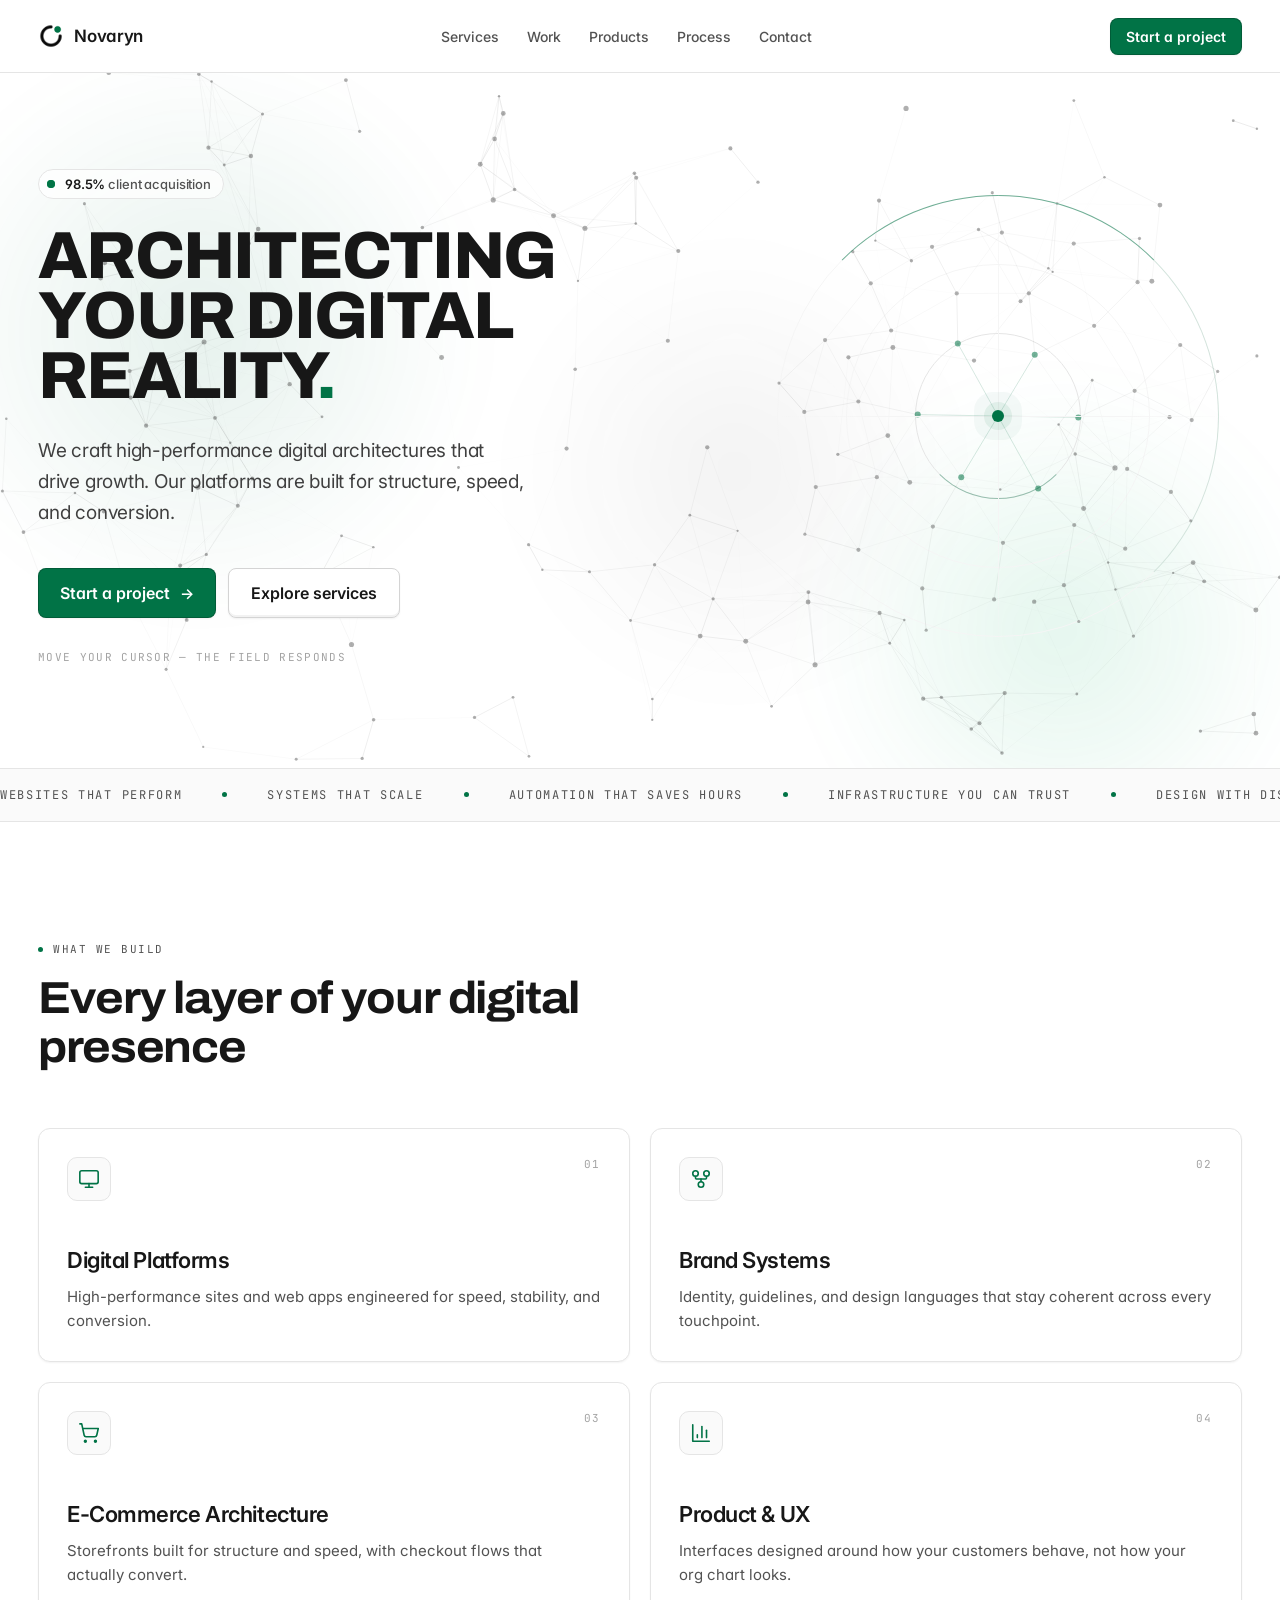
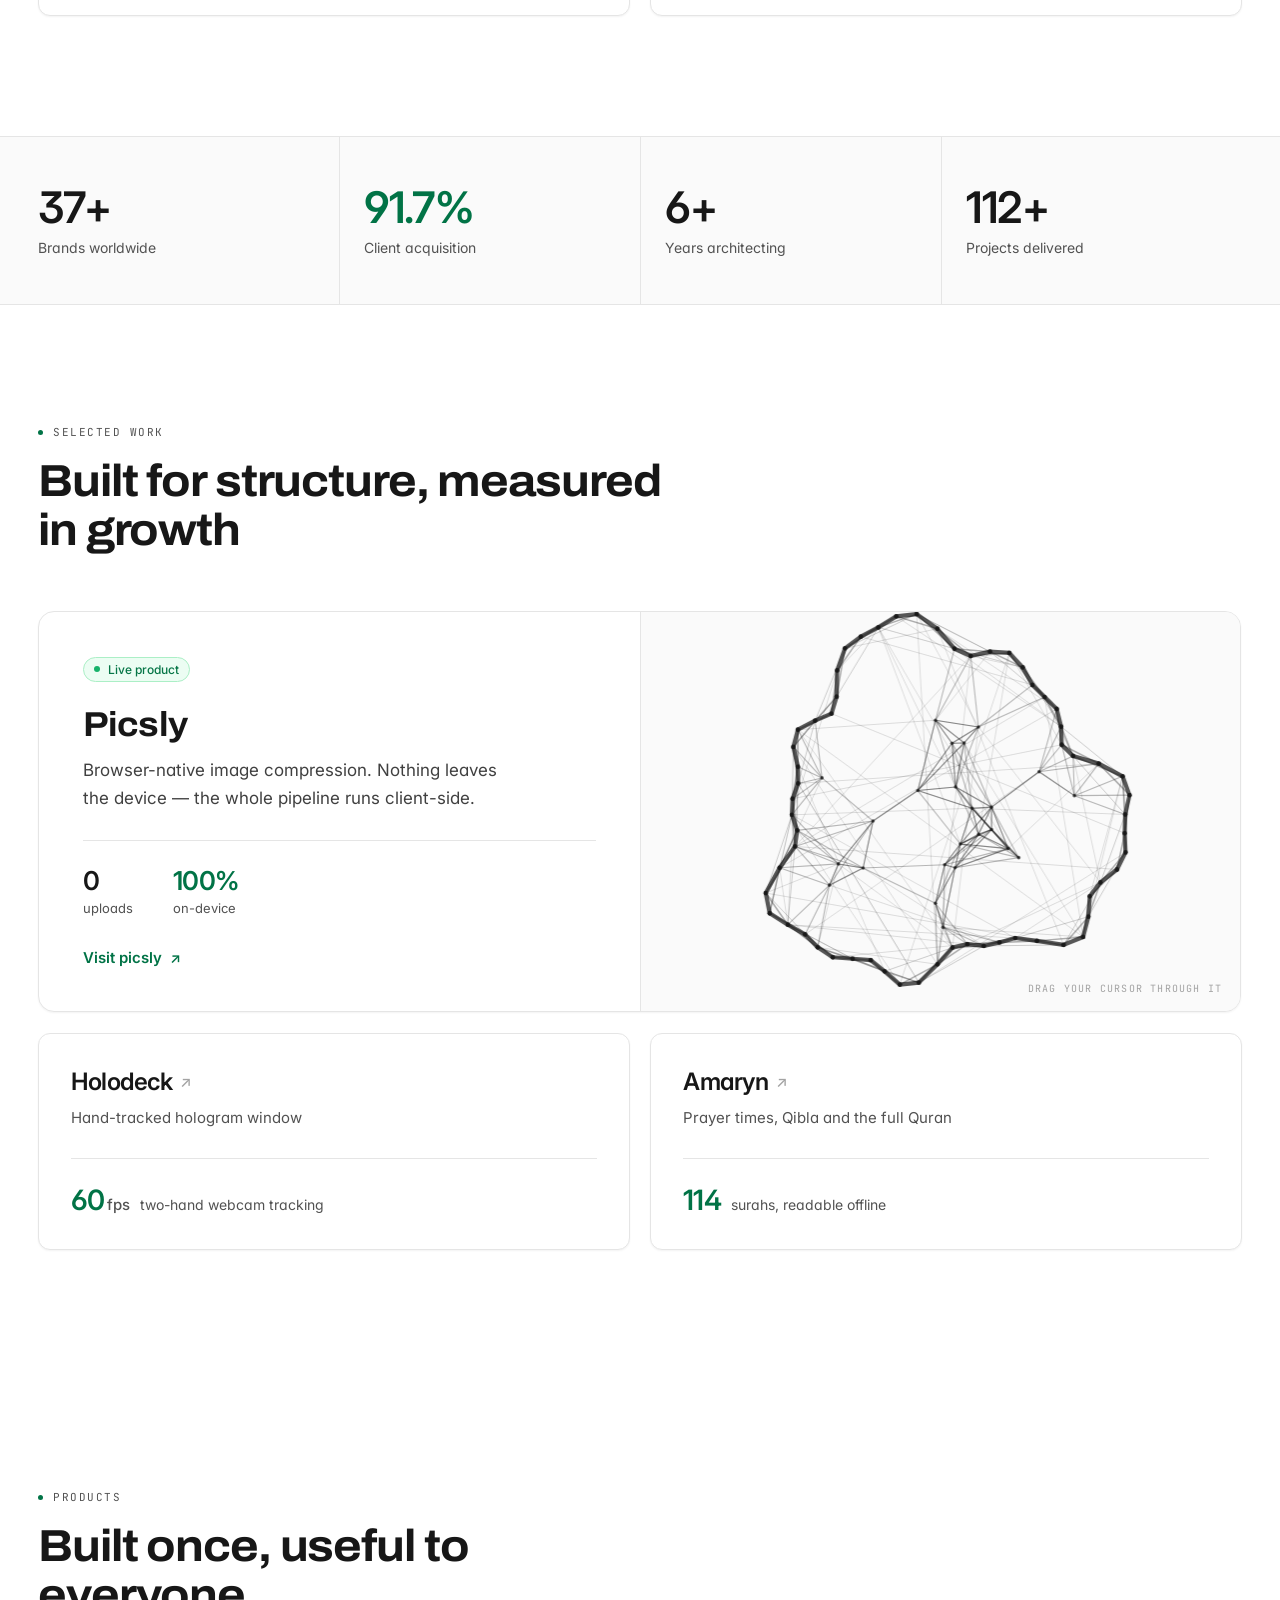
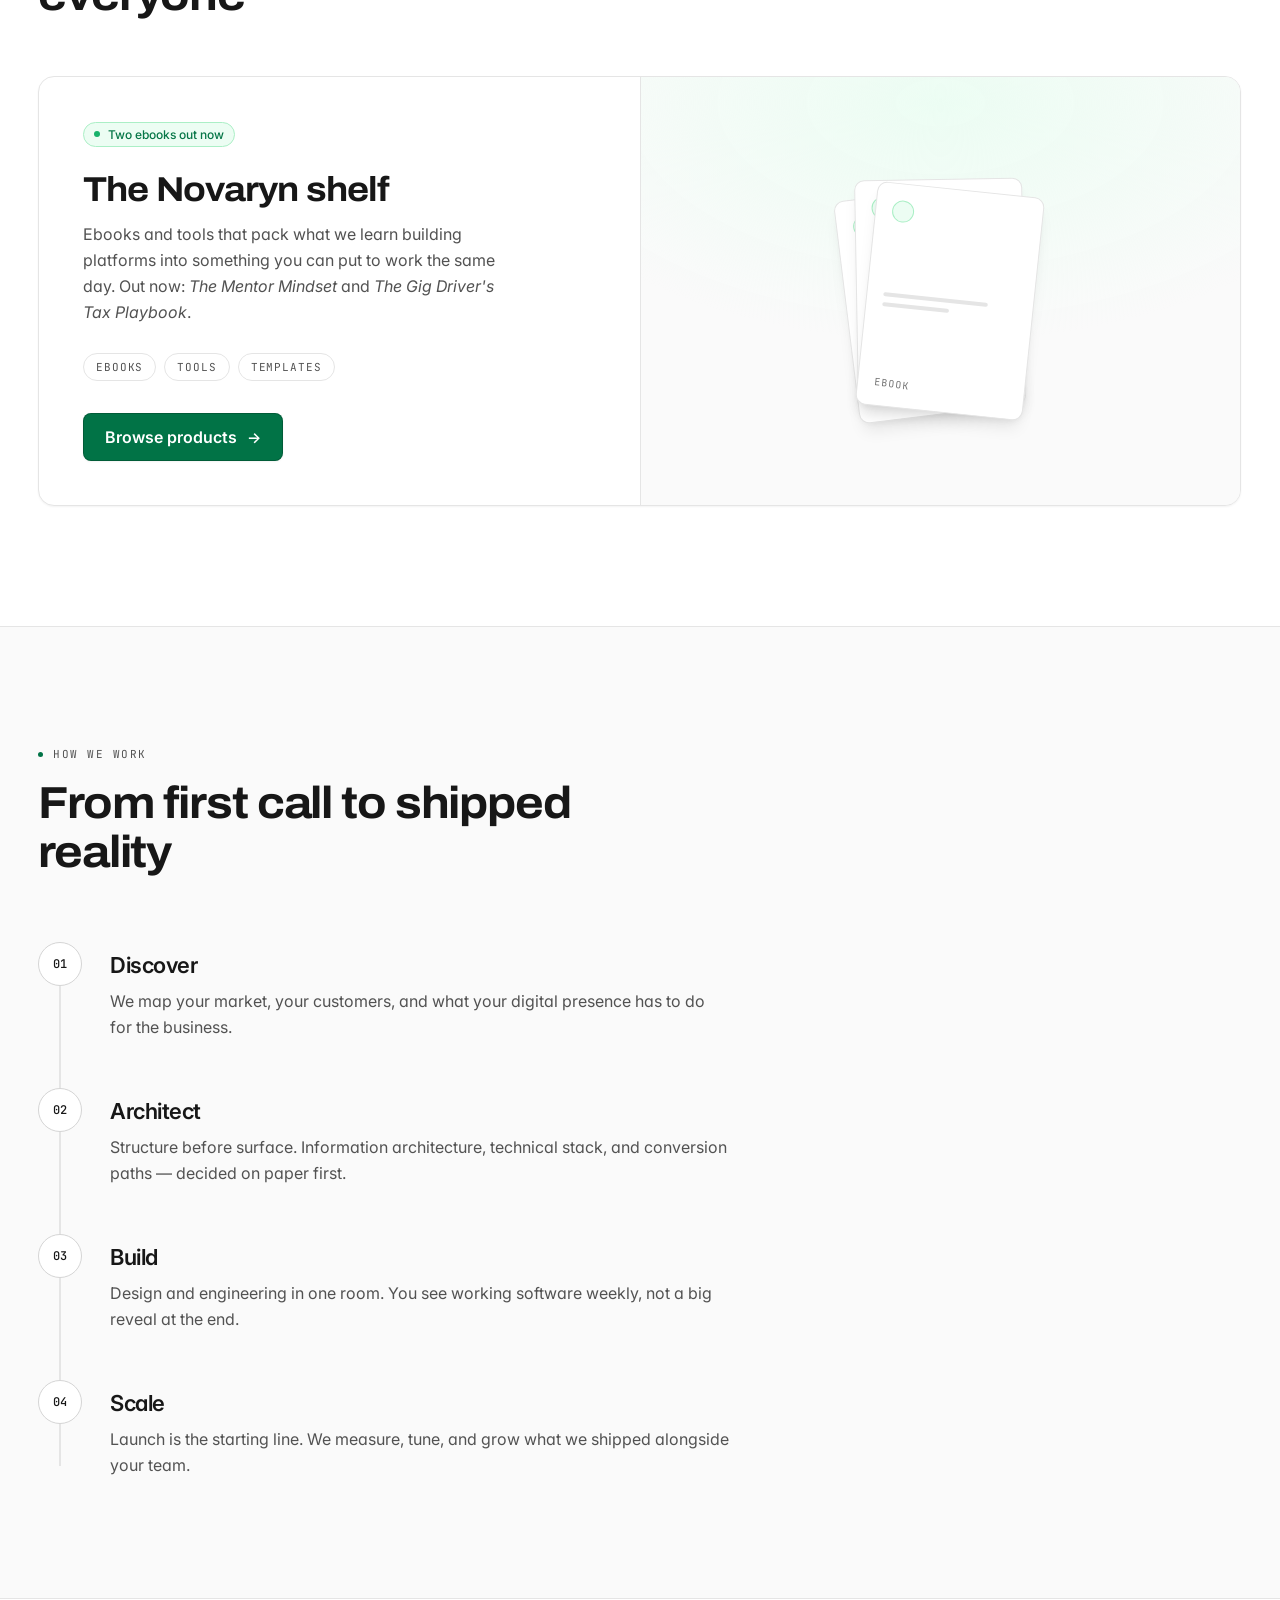
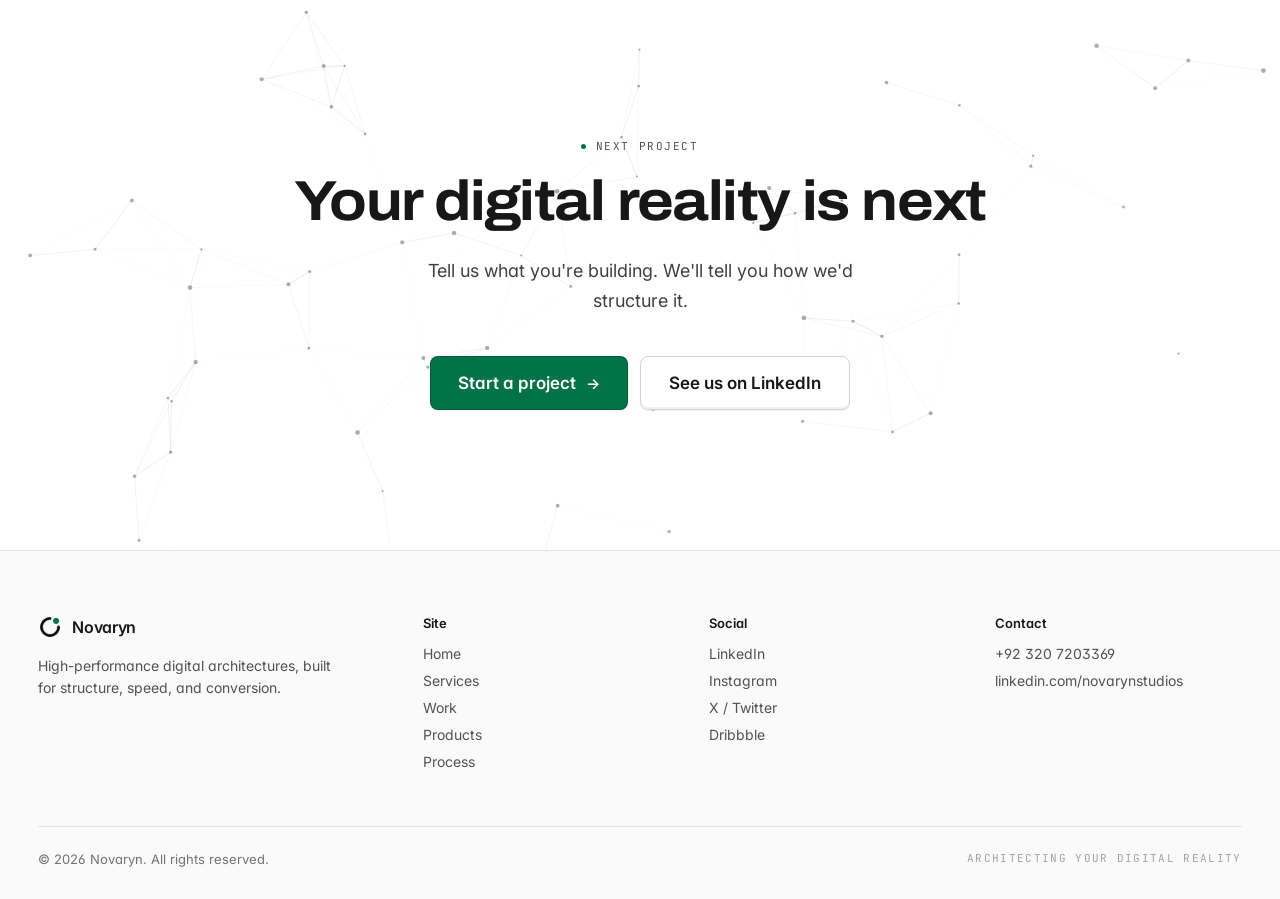
<file: index.html>
<!DOCTYPE html>
<html lang="en">
<head>
  <meta charset="UTF-8">
  <meta name="viewport" content="width=device-width, initial-scale=1.0">
  <title>Novaryn — Architecting Your Digital Reality</title>
  <meta name="description" content="Novaryn crafts high-performance digital architectures that drive growth. Platforms built for structure, speed, and conversion.">
  <meta name="theme-color" content="#ffffff">

  <!-- Link previews (Slack, WhatsApp, LinkedIn, X, iMessage). Scrapers do not
       run JS and many reject relative paths, so every URL here is absolute. -->
  <link rel="canonical" href="https://novaryn.art/">
  <meta property="og:type" content="website">
  <meta property="og:site_name" content="Novaryn">
  <meta property="og:url" content="https://novaryn.art/">
  <meta property="og:title" content="Novaryn — Architecting Your Digital Reality">
  <meta property="og:description" content="Novaryn crafts high-performance digital architectures that drive growth. Platforms built for structure, speed, and conversion.">
  <meta property="og:image" content="https://novaryn.art/assets/novaryn-og.png">
  <meta property="og:image:type" content="image/png">
  <meta property="og:image:width" content="1200">
  <meta property="og:image:height" content="630">
  <meta property="og:image:alt" content="Novaryn — architecting your digital reality. High-performance websites and systems built for structure, speed, and conversion.">
  <meta name="twitter:card" content="summary_large_image">
  <meta name="twitter:title" content="Novaryn — Architecting Your Digital Reality">
  <meta name="twitter:description" content="Novaryn crafts high-performance digital architectures that drive growth. Platforms built for structure, speed, and conversion.">
  <meta name="twitter:image" content="https://novaryn.art/assets/novaryn-og.png">
  <link rel="icon" type="image/png" sizes="512x512" href="assets/novaryn-favicon-512.png">
  <link rel="preconnect" href="https://fonts.googleapis.com">
  <link rel="preconnect" href="https://fonts.gstatic.com" crossorigin>
  <!-- Inter + JetBrains Mono come from the design system's token sheet; Archivo (variable
       width + weight) is what the display headings are set in. -->
  <link rel="stylesheet" href="https://fonts.googleapis.com/css2?family=Inter:wght@300;400;500;600;700;800&family=JetBrains+Mono:wght@400;500;700&family=Archivo:wdth,wght@75..125,400..800&display=swap">
  <link rel="stylesheet" href="css/styles.css?v=7">
</head>
<body>

  <!-- ===== Header ===== -->
  <header class="site-header">
    <div class="header-inner">
      <a class="logo" href="#top">
        <img src="assets/logo-mark.png" alt="Novaryn" width="26" height="26">
        <span class="logo-word">Novaryn</span>
      </a>

      <nav class="main-nav" aria-label="Primary">
        <a href="#services" class="nav-link">Services</a>
        <a href="#work" class="nav-link">Work</a>
        <a href="#products" class="nav-link">Products</a>
        <a href="#process" class="nav-link">Process</a>
        <a href="#contact" class="nav-link">Contact</a>
      </nav>

      <div class="header-right">
        <button class="nav-toggle" type="button" aria-label="Open menu" aria-expanded="false" aria-controls="mobile-nav">
          <span></span><span></span><span></span>
        </button>
        <a href="https://wa.me/923207203369" target="_blank" rel="noopener" class="btn btn-primary" data-magnet="4">Start a project</a>
      </div>
    </div>

    <nav class="mobile-nav" id="mobile-nav" aria-label="Mobile" hidden>
      <a href="#services">Services</a>
      <a href="#work">Work</a>
      <a href="#products">Products</a>
      <a href="#process">Process</a>
      <a href="#contact">Contact</a>
    </nav>
  </header>

  <main>
    <!-- ===== Hero ===== -->
    <section class="hero" id="top">
      <div class="hero-orbs" aria-hidden="true">
        <div class="orb orb-a"></div>
        <div class="orb orb-b"></div>
        <div class="orb orb-c"></div>
      </div>
      <canvas class="hero-canvas" aria-hidden="true"></canvas>

      <div class="hero-inner">
        <div class="hero-grid">
          <div class="hero-copy">
            <div class="hero-badge" data-reveal>
              <span class="pulse-dot" aria-hidden="true">
                <span class="pulse-ring"></span>
                <span class="pulse-core"></span>
              </span>
              <span class="hero-badge-text">
                <strong data-count="98.5" data-suffix="%" data-decimals="1">98.5%</strong> client acquisition
              </span>
            </div>

            <h1 class="hero-title" data-reveal data-delay="60">Architecting your digital reality<span class="accent-dot">.</span></h1>

            <p class="hero-lede" data-reveal data-delay="140">We craft high-performance digital architectures that drive growth. Our platforms are built for structure, speed, and conversion.</p>

            <div class="hero-actions" data-reveal data-delay="220">
              <a href="https://wa.me/923207203369" target="_blank" rel="noopener" class="btn btn-primary btn-lg" data-magnet="6">Start a project<span class="btn-glyph" aria-hidden="true">→</span></a>
              <a href="#services" class="btn btn-secondary btn-lg" data-magnet="6">Explore services</a>
            </div>

            <p class="hero-hint" data-reveal data-delay="300">Move your cursor — the field responds</p>
          </div>

          <div class="hero-figure" data-reveal data-delay="180" aria-hidden="true">
            <div class="ring ring-1"></div>
            <div class="ring ring-2"></div>
            <div class="ring ring-3"></div>
            <div class="ring-spin ring-spin-a"></div>
            <div class="ring-spin ring-spin-b"></div>
            <canvas class="figure-canvas"></canvas>
            <div class="crosshair-v"></div>
            <div class="crosshair-h"></div>
            <div class="figure-core-wrap"><div class="figure-core"></div></div>
          </div>
        </div>
      </div>
    </section>

    <!-- ===== Value-prop marquee ===== -->
    <div class="marquee-band" aria-label="What we deliver">
      <div class="marquee-track">
        <div class="marquee-group">
          <span class="marquee-item">Websites that perform</span><span class="marquee-dot"></span>
          <span class="marquee-item">Systems that scale</span><span class="marquee-dot"></span>
          <span class="marquee-item">Automation that saves hours</span><span class="marquee-dot"></span>
          <span class="marquee-item">Infrastructure you can trust</span><span class="marquee-dot"></span>
          <span class="marquee-item">Design with discipline</span><span class="marquee-dot"></span>
          <span class="marquee-item">Architecture that holds up</span><span class="marquee-dot"></span>
          <span class="marquee-item">Support that doesn’t disappear</span><span class="marquee-dot"></span>
        </div>
        <!-- Duplicate half: the -50% keyframe needs two identical groups to loop seamlessly. -->
        <div class="marquee-group" aria-hidden="true">
          <span class="marquee-item">Websites that perform</span><span class="marquee-dot"></span>
          <span class="marquee-item">Systems that scale</span><span class="marquee-dot"></span>
          <span class="marquee-item">Automation that saves hours</span><span class="marquee-dot"></span>
          <span class="marquee-item">Infrastructure you can trust</span><span class="marquee-dot"></span>
          <span class="marquee-item">Design with discipline</span><span class="marquee-dot"></span>
          <span class="marquee-item">Architecture that holds up</span><span class="marquee-dot"></span>
          <span class="marquee-item">Support that doesn’t disappear</span><span class="marquee-dot"></span>
        </div>
      </div>
    </div>

    <!-- ===== Services ===== -->
    <section class="section" id="services">
      <div class="section-head" data-reveal>
        <div class="eyebrow">
          <span class="eyebrow-dot" aria-hidden="true"></span>
          <span class="eyebrow-text">What we build</span>
        </div>
        <h2 class="section-title">Every layer of your digital presence</h2>
      </div>

      <div class="grid-2">
        <div class="service-card" data-reveal data-magnet="5">
          <div class="service-card-top">
            <span class="service-icon" aria-hidden="true">
              <svg viewBox="0 0 24 24" width="22" height="22" fill="none" stroke="currentColor" stroke-width="1.75" stroke-linecap="round" stroke-linejoin="round">
                <rect width="20" height="14" x="2" y="3" rx="2"/><line x1="8" x2="16" y1="21" y2="21"/><line x1="12" x2="12" y1="17" y2="21"/>
              </svg>
            </span>
            <span class="service-num">01</span>
          </div>
          <h3>Digital Platforms</h3>
          <p>High-performance sites and web apps engineered for speed, stability, and conversion.</p>
        </div>

        <div class="service-card" data-reveal data-delay="80" data-magnet="5">
          <div class="service-card-top">
            <span class="service-icon" aria-hidden="true">
              <svg viewBox="0 0 24 24" width="22" height="22" fill="none" stroke="currentColor" stroke-width="1.75" stroke-linecap="round" stroke-linejoin="round">
                <circle cx="12" cy="18" r="3"/><circle cx="6" cy="6" r="3"/><circle cx="18" cy="6" r="3"/><path d="M18 9v2c0 .6-.4 1-1 1H7c-.6 0-1-.4-1-1V9"/><path d="M12 12v3"/>
              </svg>
            </span>
            <span class="service-num">02</span>
          </div>
          <h3>Brand Systems</h3>
          <p>Identity, guidelines, and design languages that stay coherent across every touchpoint.</p>
        </div>

        <div class="service-card" data-reveal data-delay="160" data-magnet="5">
          <div class="service-card-top">
            <span class="service-icon" aria-hidden="true">
              <svg viewBox="0 0 24 24" width="22" height="22" fill="none" stroke="currentColor" stroke-width="1.75" stroke-linecap="round" stroke-linejoin="round">
                <circle cx="8" cy="21" r="1"/><circle cx="19" cy="21" r="1"/><path d="M2.05 2.05h2l2.66 12.42a2 2 0 0 0 2 1.58h9.78a2 2 0 0 0 1.95-1.57l1.65-7.43H5.12"/>
              </svg>
            </span>
            <span class="service-num">03</span>
          </div>
          <h3>E-Commerce Architecture</h3>
          <p>Storefronts built for structure and speed, with checkout flows that actually convert.</p>
        </div>

        <div class="service-card" data-reveal data-delay="240" data-magnet="5">
          <div class="service-card-top">
            <span class="service-icon" aria-hidden="true">
              <svg viewBox="0 0 24 24" width="22" height="22" fill="none" stroke="currentColor" stroke-width="1.75" stroke-linecap="round" stroke-linejoin="round">
                <path d="M3 3v18h18"/><path d="M18 17V9"/><path d="M13 17V5"/><path d="M8 17v-3"/>
              </svg>
            </span>
            <span class="service-num">04</span>
          </div>
          <h3>Product &amp; UX</h3>
          <p>Interfaces designed around how your customers behave, not how your org chart looks.</p>
        </div>
      </div>
    </section>

    <!-- ===== Metrics ===== -->
    <section class="metrics">
      <div class="metrics-grid">
        <div class="metric" data-reveal>
          <div class="metric-num"><span data-count="40" data-suffix="+">40+</span></div>
          <div class="metric-label">Brands worldwide</div>
        </div>
        <div class="metric" data-reveal data-delay="80">
          <div class="metric-num metric-num-accent"><span data-count="98.5" data-suffix="%" data-decimals="1">98.5%</span></div>
          <div class="metric-label">Client acquisition</div>
        </div>
        <div class="metric" data-reveal data-delay="160">
          <div class="metric-num"><span data-count="6" data-suffix="+">6+</span></div>
          <div class="metric-label">Years architecting</div>
        </div>
        <div class="metric" data-reveal data-delay="240">
          <div class="metric-num"><span data-count="120" data-suffix="+">120+</span></div>
          <div class="metric-label">Projects delivered</div>
        </div>
      </div>
    </section>

    <!-- ===== Work ===== -->
    <section class="section" id="work">
      <div class="section-head" data-reveal>
        <div class="eyebrow">
          <span class="eyebrow-dot" aria-hidden="true"></span>
          <span class="eyebrow-text">Selected work</span>
        </div>
        <h2 class="section-title">Built for structure, measured in growth</h2>
      </div>

      <a class="work-feature" href="https://picsly.netlify.app" target="_blank" rel="noopener" data-reveal data-magnet="4">
        <div class="work-feature-grid">
          <div class="work-feature-body">
            <div class="tag-live">
              <span class="tag-live-dot" aria-hidden="true"></span>
              <span>Live product</span>
            </div>
            <h3>Picsly</h3>
            <p>Browser-native image compression. Nothing leaves the device — the whole pipeline runs client-side.</p>
            <div class="work-stats">
              <div>
                <div class="stat-value">0</div>
                <div class="stat-label">uploads</div>
              </div>
              <div>
                <div class="stat-value stat-value-accent">100%</div>
                <div class="stat-label">on-device</div>
              </div>
            </div>
            <div class="work-cta">Visit picsly<span class="btn-glyph" aria-hidden="true">↗</span></div>
          </div>
          <div class="work-visual">
            <canvas class="work-canvas" aria-hidden="true"></canvas>
            <div class="work-hint" aria-hidden="true">Drag your cursor through it</div>
          </div>
        </div>
      </a>

      <div class="grid-2 work-mini-grid">
        <a class="work-mini" href="https://holodeck-five.vercel.app" target="_blank" rel="noopener" data-reveal data-magnet="5">
          <h3>Holodeck<span class="work-go" aria-hidden="true">↗</span></h3>
          <p>Hand-tracked hologram window</p>
          <div class="mini-metric">
            <span class="big-accent">60<span class="stat-unit">fps</span></span>
            <span class="mini-label">two-hand webcam tracking</span>
          </div>
        </a>
        <a class="work-mini" href="https://amaryn.vercel.app" target="_blank" rel="noopener" data-reveal data-delay="90" data-magnet="5">
          <h3>Amaryn<span class="work-go" aria-hidden="true">↗</span></h3>
          <p>Prayer times, Qibla and the full Quran</p>
          <div class="mini-metric">
            <span class="big-accent">114</span>
            <span class="mini-label">surahs, readable offline</span>
          </div>
        </a>
      </div>
    </section>

    <!-- ===== Products ===== -->
    <section class="section" id="products">
      <div class="section-head" data-reveal>
        <div class="eyebrow">
          <span class="eyebrow-dot" aria-hidden="true"></span>
          <span class="eyebrow-text">Products</span>
        </div>
        <h2 class="section-title">Built once, useful to everyone</h2>
      </div>

      <a class="product-teaser" href="products.html" data-reveal>
        <div class="product-teaser-grid">
          <div class="product-body">
            <div class="tag-live">
              <span class="tag-live-dot" aria-hidden="true"></span>
              <span>Two ebooks out now</span>
            </div>
            <h3>The Novaryn shelf</h3>
            <p class="product-teaser-lede">Ebooks and tools that pack what we learn building platforms into something you can put to work the same day. Out now: <em>The Mentor Mindset</em> and <em>The Gig Driver's Tax Playbook</em>.</p>
            <div class="product-kinds">
              <span class="product-kind">Ebooks</span>
              <span class="product-kind">Tools</span>
              <span class="product-kind">Templates</span>
            </div>
            <!-- A span, not a nested <a>: the whole panel is already the link. -->
            <span class="btn btn-primary btn-lg" data-magnet="4">Browse products<span class="btn-glyph" aria-hidden="true">&rarr;</span></span>
          </div>

          <div class="product-shelf" aria-hidden="true">
            <div class="shelf-stack">
              <div class="shelf-card"><span class="shelf-mark"></span><span class="shelf-lines"><i></i><i></i></span><span class="shelf-kind">Template</span></div>
              <div class="shelf-card"><span class="shelf-mark"></span><span class="shelf-lines"><i></i><i></i></span><span class="shelf-kind">Tool</span></div>
              <div class="shelf-card"><span class="shelf-mark"></span><span class="shelf-lines"><i></i><i></i></span><span class="shelf-kind">Ebook</span></div>
            </div>
          </div>
        </div>
      </a>
    </section>

    <!-- ===== Process ===== -->
    <section class="process" id="process">
      <div class="process-inner">
        <div class="section-head section-head-wide" data-reveal>
          <div class="eyebrow">
            <span class="eyebrow-dot" aria-hidden="true"></span>
            <span class="eyebrow-text">How we work</span>
          </div>
          <h2 class="section-title">From first call to shipped reality</h2>
        </div>

        <div class="process-list">
          <div class="process-line" aria-hidden="true"></div>
          <div class="process-progress" aria-hidden="true"></div>

          <div class="process-step" data-reveal>
            <div class="step-num">01</div>
            <div class="step-body">
              <h3>Discover</h3>
              <p>We map your market, your customers, and what your digital presence has to do for the business.</p>
            </div>
          </div>
          <div class="process-step" data-reveal>
            <div class="step-num">02</div>
            <div class="step-body">
              <h3>Architect</h3>
              <p>Structure before surface. Information architecture, technical stack, and conversion paths — decided on paper first.</p>
            </div>
          </div>
          <div class="process-step" data-reveal>
            <div class="step-num">03</div>
            <div class="step-body">
              <h3>Build</h3>
              <p>Design and engineering in one room. You see working software weekly, not a big reveal at the end.</p>
            </div>
          </div>
          <div class="process-step" data-reveal>
            <div class="step-num">04</div>
            <div class="step-body">
              <h3>Scale</h3>
              <p>Launch is the starting line. We measure, tune, and grow what we shipped alongside your team.</p>
            </div>
          </div>
        </div>
      </div>
    </section>

    <!-- ===== CTA ===== -->
    <section class="cta" id="contact">
      <canvas class="cta-canvas" aria-hidden="true"></canvas>
      <div class="cta-inner">
        <div class="eyebrow eyebrow-center" data-reveal>
          <span class="eyebrow-dot" aria-hidden="true"></span>
          <span class="eyebrow-text">Next project</span>
        </div>
        <h2 class="cta-title" data-reveal data-delay="80">Your digital reality is next</h2>
        <p class="cta-lede" data-reveal data-delay="160">Tell us what you're building. We'll tell you how we'd structure it.</p>
        <div class="cta-actions" data-reveal data-delay="240">
          <a href="https://wa.me/923207203369" target="_blank" rel="noopener" class="btn btn-primary btn-xl" data-magnet="7">Start a project<span class="btn-glyph" aria-hidden="true">→</span></a>
          <a href="https://www.linkedin.com/company/novarynstudios" target="_blank" rel="noopener" class="btn btn-secondary btn-xl" data-magnet="7">See us on LinkedIn</a>
        </div>
      </div>
    </section>
  </main>

  <!-- ===== Footer ===== -->
  <footer class="site-footer">
    <div class="footer-inner">
      <div class="footer-grid">
        <div class="footer-brand">
          <a class="logo" href="#top">
            <img src="assets/logo-mark.png" alt="Novaryn" width="24" height="24">
            <span class="logo-word logo-word-sm">Novaryn</span>
          </a>
          <p>High-performance digital architectures, built for structure, speed, and conversion.</p>
        </div>
        <div>
          <div class="footer-col-title">Site</div>
          <nav class="footer-links" aria-label="Site">
            <a href="#top">Home</a>
            <a href="#services">Services</a>
            <a href="#work">Work</a>
            <a href="products.html">Products</a>
            <a href="#process">Process</a>
          </nav>
        </div>
        <div>
          <div class="footer-col-title">Social</div>
          <nav class="footer-links" aria-label="Social">
            <a href="https://www.linkedin.com/company/novarynstudios" target="_blank" rel="noopener">LinkedIn</a>
            <a href="https://www.instagram.com/novaryn.labs/" target="_blank" rel="noopener">Instagram</a>
            <a href="#">X / Twitter</a>
            <a href="#">Dribbble</a>
          </nav>
        </div>
        <div>
          <div class="footer-col-title">Contact</div>
          <div class="footer-links">
            <a href="https://wa.me/923207203369" target="_blank" rel="noopener">+92 320 7203369</a>
            <a href="https://www.linkedin.com/company/novarynstudios" target="_blank" rel="noopener">linkedin.com/novarynstudios</a>
          </div>
        </div>
      </div>
      <div class="footer-base">
        <span class="footer-copy">© 2026 Novaryn. All rights reserved.</span>
        <span class="footer-tag">Architecting your digital reality</span>
      </div>
    </div>
  </footer>

  <script src="js/main.js?v=7"></script>
</body>
</html>
</file>
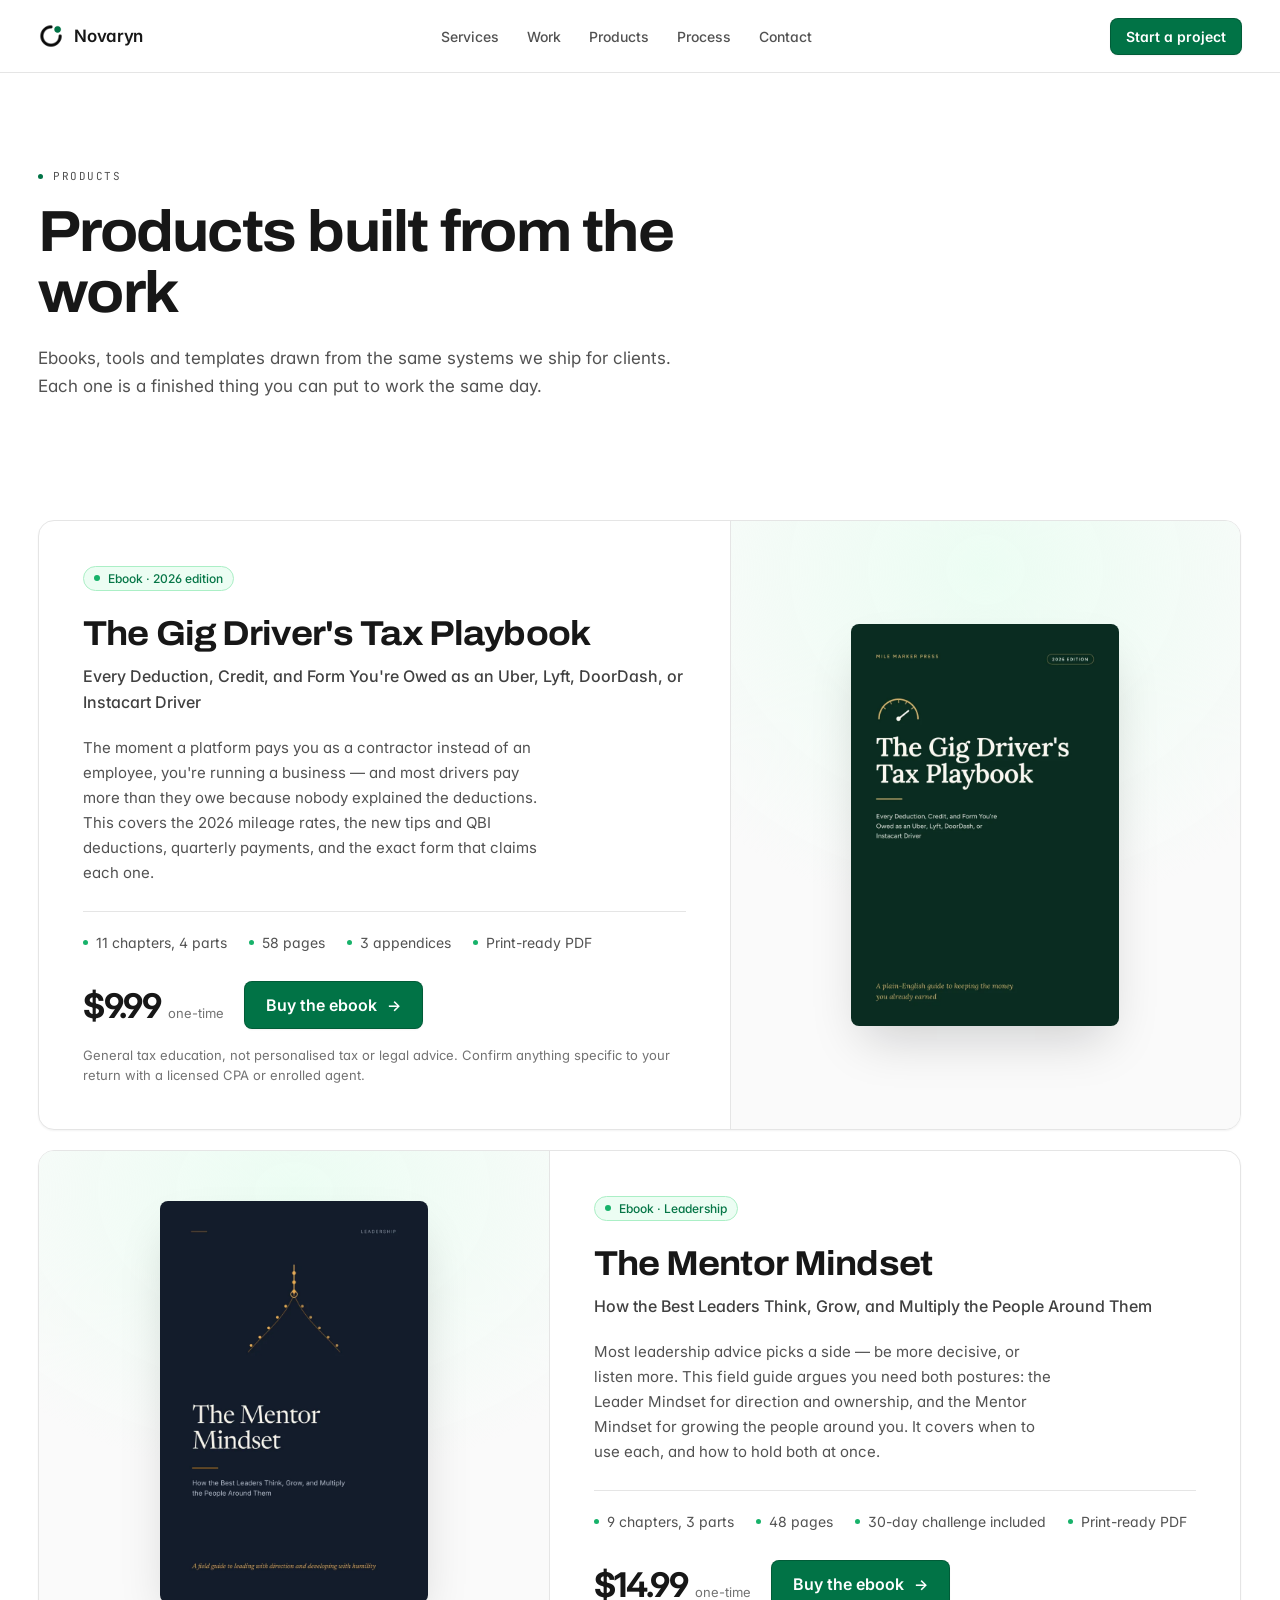
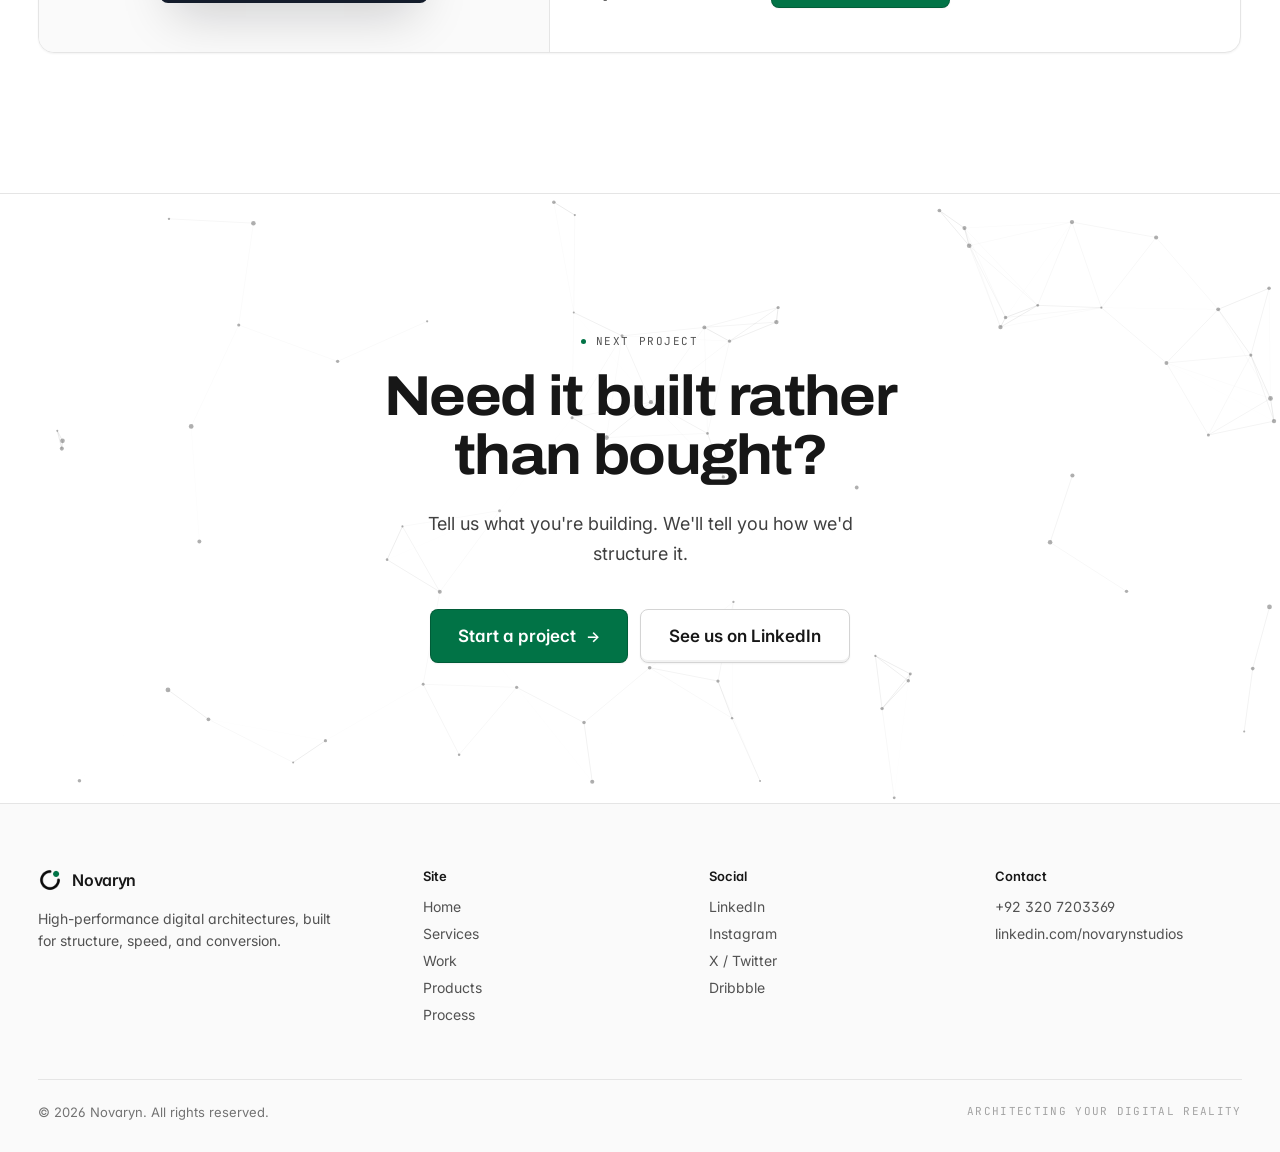
<file: products.html>
<!DOCTYPE html>
<html lang="en">
<head>
  <meta charset="UTF-8">
  <meta name="viewport" content="width=device-width, initial-scale=1.0">
  <title>Products — Novaryn</title>
  <meta name="description" content="The Mentor Mindset — a field guide to leading with direction and developing with humility. Ebooks and tools from Novaryn.">
  <meta name="theme-color" content="#ffffff">

  <!-- Link previews (Slack, WhatsApp, LinkedIn, X, iMessage). Scrapers do not
       run JS and many reject relative paths, so every URL here is absolute. -->
  <link rel="canonical" href="https://novaryn.art/products.html">
  <meta property="og:type" content="website">
  <meta property="og:site_name" content="Novaryn">
  <meta property="og:url" content="https://novaryn.art/products.html">
  <meta property="og:title" content="Products — Novaryn">
  <meta property="og:description" content="Ebooks, tools and templates drawn from the same systems we ship for clients. Each one is a finished thing you can put to work the same day.">
  <meta property="og:image" content="https://novaryn.art/assets/novaryn-products-og.png">
  <meta property="og:image:type" content="image/png">
  <meta property="og:image:width" content="1200">
  <meta property="og:image:height" content="630">
  <meta property="og:image:alt" content="Novaryn products — The Mentor Mindset and The Gig Driver's Tax Playbook ebook covers.">
  <meta name="twitter:card" content="summary_large_image">
  <meta name="twitter:title" content="Products — Novaryn">
  <meta name="twitter:description" content="Ebooks, tools and templates drawn from the same systems we ship for clients. Each one is a finished thing you can put to work the same day.">
  <meta name="twitter:image" content="https://novaryn.art/assets/novaryn-products-og.png">
  <link rel="icon" type="image/png" sizes="512x512" href="assets/novaryn-favicon-512.png">
  <link rel="preconnect" href="https://fonts.googleapis.com">
  <link rel="preconnect" href="https://fonts.gstatic.com" crossorigin>
  <link rel="stylesheet" href="https://fonts.googleapis.com/css2?family=Inter:wght@300;400;500;600;700;800&family=JetBrains+Mono:wght@400;500;700&family=Archivo:wdth,wght@75..125,400..800&display=swap">
  <link rel="stylesheet" href="css/styles.css?v=7">
</head>
<body>

  <!-- ===== Header ===== -->
  <header class="site-header">
    <div class="header-inner">
      <a class="logo" href="index.html">
        <img src="assets/logo-mark.png" alt="Novaryn" width="26" height="26">
        <span class="logo-word">Novaryn</span>
      </a>

      <nav class="main-nav" aria-label="Primary">
        <a href="index.html#services" class="nav-link">Services</a>
        <a href="index.html#work" class="nav-link">Work</a>
        <a href="products.html" class="nav-link" aria-current="page">Products</a>
        <a href="index.html#process" class="nav-link">Process</a>
        <a href="index.html#contact" class="nav-link">Contact</a>
      </nav>

      <div class="header-right">
        <button class="nav-toggle" type="button" aria-label="Open menu" aria-expanded="false" aria-controls="mobile-nav">
          <span></span><span></span><span></span>
        </button>
        <a href="https://wa.me/923207203369" target="_blank" rel="noopener" class="btn btn-primary" data-magnet="4">Start a project</a>
      </div>
    </div>

    <nav class="mobile-nav" id="mobile-nav" aria-label="Mobile" hidden>
      <a href="index.html#services">Services</a>
      <a href="index.html#work">Work</a>
      <a href="products.html" aria-current="page">Products</a>
      <a href="index.html#process">Process</a>
      <a href="index.html#contact">Contact</a>
    </nav>
  </header>

  <main>
    <!-- ===== Page head ===== -->
    <div class="page-head">
      <div class="eyebrow" data-reveal>
        <span class="eyebrow-dot" aria-hidden="true"></span>
        <span class="eyebrow-text">Products</span>
      </div>
      <h1 class="page-title" data-reveal data-delay="60">Products built from the work</h1>
      <p class="page-lede" data-reveal data-delay="120">Ebooks, tools and templates drawn from the same systems we ship for clients. Each one is a finished thing you can put to work the same day.</p>
    </div>

    <!-- ===== Catalogue =====
         Each product is a .product-feature block. Add .product-feature-alt to
         every other one so the covers alternate sides down the page.
         The buy link needs class="gumroad-button" and NO target="_blank" —
         gumroad.js opens the checkout in a modal on this page. The widget
         script is included once, at the end of the document. -->
    <section class="section">
      <div class="product-grid">
        <!-- Product cards go here. -->
      </div>

      <article class="product-feature product-feature-alt" data-reveal>
        <div class="product-feature-grid">
          <div class="product-cover-plate">
            <img class="product-cover" src="assets/gig-drivers-tax-playbook-cover.webp"
                 alt="Cover of The Gig Driver's Tax Playbook" width="720" height="1080" loading="lazy">
          </div>

          <div class="product-detail">
            <div class="tag-live">
              <span class="tag-live-dot" aria-hidden="true"></span>
              <span>Ebook &middot; 2026 edition</span>
            </div>
            <h2>The Gig Driver's Tax Playbook</h2>
            <p class="product-sub">Every Deduction, Credit, and Form You're Owed as an Uber, Lyft, DoorDash, or Instacart Driver</p>
            <p class="product-blurb">The moment a platform pays you as a contractor instead of an employee, you're running a business — and most drivers pay more than they owe because nobody explained the deductions. This covers the 2026 mileage rates, the new tips and QBI deductions, quarterly payments, and the exact form that claims each one.</p>

            <div class="product-specs">
              <span class="product-spec"><span class="product-spec-dot" aria-hidden="true"></span>11 chapters, 4 parts</span>
              <span class="product-spec"><span class="product-spec-dot" aria-hidden="true"></span>58 pages</span>
              <span class="product-spec"><span class="product-spec-dot" aria-hidden="true"></span>3 appendices</span>
              <span class="product-spec"><span class="product-spec-dot" aria-hidden="true"></span>Print-ready PDF</span>
            </div>

            <div class="product-buy">
              <span class="product-buy-price">$9.99<span class="product-buy-note">one-time</span></span>
              <a class="btn btn-primary btn-lg gumroad-button"
                 href="https://novarynn.gumroad.com/l/TheGigDriversTaxPlaybook"
                 data-gumroad-single-product="true"
                 data-magnet="5">Buy the ebook<span class="btn-glyph" aria-hidden="true">&rarr;</span></a>
            </div>
            <p class="product-note">General tax education, not personalised tax or legal advice. Confirm anything specific to your return with a licensed CPA or enrolled agent.</p>
          </div>
        </div>
      </article>

      <article class="product-feature" data-reveal>
        <div class="product-feature-grid">
          <div class="product-cover-plate">
            <img class="product-cover" src="assets/mentor-mindset-cover.webp"
                 alt="Cover of The Mentor Mindset" width="720" height="1080" loading="lazy">
          </div>

          <div class="product-detail">
            <div class="tag-live">
              <span class="tag-live-dot" aria-hidden="true"></span>
              <span>Ebook &middot; Leadership</span>
            </div>
            <h2>The Mentor Mindset</h2>
            <p class="product-sub">How the Best Leaders Think, Grow, and Multiply the People Around Them</p>
            <p class="product-blurb">Most leadership advice picks a side — be more decisive, or listen more. This field guide argues you need both postures: the Leader Mindset for direction and ownership, and the Mentor Mindset for growing the people around you. It covers when to use each, and how to hold both at once.</p>

            <div class="product-specs">
              <span class="product-spec"><span class="product-spec-dot" aria-hidden="true"></span>9 chapters, 3 parts</span>
              <span class="product-spec"><span class="product-spec-dot" aria-hidden="true"></span>48 pages</span>
              <span class="product-spec"><span class="product-spec-dot" aria-hidden="true"></span>30-day challenge included</span>
              <span class="product-spec"><span class="product-spec-dot" aria-hidden="true"></span>Print-ready PDF</span>
            </div>

            <div class="product-buy">
              <span class="product-buy-price">$14.99<span class="product-buy-note">one-time</span></span>
              <!-- Gumroad overlay: gumroad.js turns any a.gumroad-button into a modal
                   checkout on this page, so the buyer never leaves novaryn.art. No
                   target="_blank" — that would break the overlay. If the script is
                   blocked or fails, this degrades to a normal link to the product. -->
              <a class="btn btn-primary btn-lg gumroad-button"
                 href="https://novarynn.gumroad.com/l/thementorsmindset"
                 data-gumroad-single-product="true"
                 data-magnet="5">Buy the ebook<span class="btn-glyph" aria-hidden="true">&rarr;</span></a>
            </div>
          </div>
        </div>
      </article>
    </section>

    <!-- ===== CTA ===== -->
    <section class="cta" id="contact">
      <canvas class="cta-canvas" aria-hidden="true"></canvas>
      <div class="cta-inner">
        <div class="eyebrow eyebrow-center" data-reveal>
          <span class="eyebrow-dot" aria-hidden="true"></span>
          <span class="eyebrow-text">Next project</span>
        </div>
        <h2 class="cta-title" data-reveal data-delay="80">Need it built rather than bought?</h2>
        <p class="cta-lede" data-reveal data-delay="160">Tell us what you're building. We'll tell you how we'd structure it.</p>
        <div class="cta-actions" data-reveal data-delay="240">
          <a href="https://wa.me/923207203369" target="_blank" rel="noopener" class="btn btn-primary btn-xl" data-magnet="7">Start a project<span class="btn-glyph" aria-hidden="true">&rarr;</span></a>
          <a href="https://www.linkedin.com/company/novarynstudios" target="_blank" rel="noopener" class="btn btn-secondary btn-xl" data-magnet="7">See us on LinkedIn</a>
        </div>
      </div>
    </section>
  </main>

  <!-- ===== Footer ===== -->
  <footer class="site-footer">
    <div class="footer-inner">
      <div class="footer-grid">
        <div class="footer-brand">
          <a class="logo" href="index.html">
            <img src="assets/logo-mark.png" alt="Novaryn" width="24" height="24">
            <span class="logo-word logo-word-sm">Novaryn</span>
          </a>
          <p>High-performance digital architectures, built for structure, speed, and conversion.</p>
        </div>
        <div>
          <div class="footer-col-title">Site</div>
          <nav class="footer-links" aria-label="Site">
            <a href="index.html">Home</a>
            <a href="index.html#services">Services</a>
            <a href="index.html#work">Work</a>
            <a href="products.html">Products</a>
            <a href="index.html#process">Process</a>
          </nav>
        </div>
        <div>
          <div class="footer-col-title">Social</div>
          <nav class="footer-links" aria-label="Social">
            <a href="https://www.linkedin.com/company/novarynstudios" target="_blank" rel="noopener">LinkedIn</a>
            <a href="https://www.instagram.com/novaryn.labs/" target="_blank" rel="noopener">Instagram</a>
            <a href="#">X / Twitter</a>
            <a href="#">Dribbble</a>
          </nav>
        </div>
        <div>
          <div class="footer-col-title">Contact</div>
          <div class="footer-links">
            <a href="https://wa.me/923207203369" target="_blank" rel="noopener">+92 320 7203369</a>
            <a href="https://www.linkedin.com/company/novarynstudios" target="_blank" rel="noopener">linkedin.com/novarynstudios</a>
          </div>
        </div>
      </div>
      <div class="footer-base">
        <span class="footer-copy">&copy; 2026 Novaryn. All rights reserved.</span>
        <span class="footer-tag">Architecting your digital reality</span>
      </div>
    </div>
  </footer>

  <script src="js/main.js?v=7"></script>
  <!-- Gumroad widget — include once, however many buy buttons the page grows. -->
  <script src="https://gumroad.com/js/gumroad.js"></script>
</body>
</html>
</file>
<file: css/styles.css>
/* =============================================================================
   Novaryn — built on the Untitled UI design system (Tailwind-derived palette,
   deep-green brand accent). The token block mirrors the design system's
   colors_and_type.css; everything below it is the site's own composition.
   ============================================================================= */

:root {
  color-scheme: light;

  /* ---- Neutral (gray) — primary text + surfaces ---- */
  --neutral-25:  #fafafa;
  --neutral-50:  #fafafa;
  --neutral-100: #f5f5f5;
  --neutral-200: #e5e5e5;
  --neutral-300: #d4d4d4;
  --neutral-400: #a3a3a3;
  --neutral-500: #737373;
  --neutral-600: #525252;
  --neutral-700: #404040;
  --neutral-800: #262626;
  --neutral-900: #171717;
  --neutral-950: #0a0a0a;

  /* ---- Brand — Untitled UI deep green ---- */
  --brand-25:  #f6fef9;
  --brand-50:  #ecfdf3;
  --brand-100: #dcfae6;
  --brand-200: #abefc6;
  --brand-300: #75e0a7;
  --brand-400: #47cd89;
  --brand-500: #17b26a;
  --brand-600: #079455;
  --brand-700: #067647;
  --brand-800: #017346; /* primary brand action */
  --brand-900: #00633c;
  --brand-950: #053321;

  /* ---- Semantic: text ---- */
  --text-primary:         var(--neutral-900);
  --text-secondary:       var(--neutral-700);
  --text-tertiary:        var(--neutral-600);
  --text-quaternary:      var(--neutral-500);
  --text-disabled:        var(--neutral-400);
  --text-brand-primary:   var(--brand-900);
  --text-white:           #ffffff;

  /* ---- Semantic: background ---- */
  --bg-primary:           #ffffff;
  --bg-primary-hover:     var(--neutral-50);
  --bg-secondary:         var(--neutral-50);
  --bg-brand-primary:     var(--brand-50);
  --bg-brand-solid:       var(--brand-800);
  --bg-brand-solid-hover: var(--brand-900);

  /* ---- Semantic: border ---- */
  --border-primary:       var(--neutral-300);
  --border-secondary:     var(--neutral-200);
  --border-tertiary:      var(--neutral-100);

  /* ---- Radius ---- */
  --radius-md:   8px;
  --radius-lg:   10px;
  --radius-xl:   12px;
  --radius-2xl:  16px;
  --radius-full: 9999px;

  /* ---- Elevation ---- */
  --shadow-xs:  0 1px 2px 0 rgba(10, 13, 18, .05);
  --shadow-lg:  0 12px 16px -4px rgba(10, 13, 18, .08),
                0 4px 6px -2px rgba(10, 13, 18, .03);
  --shadow-2xl: 0 24px 48px -12px rgba(10, 13, 18, .18);
  --shadow-skeuo-primary:   0 1px 2px 0 rgba(0, 0, 0, .05), inset 0 0 0 1px rgba(0, 0, 0, .2);
  --shadow-skeuo-secondary: 0 1px 2px 0 rgba(0, 0, 0, .05), inset 0 -2px 0 0 rgba(0, 0, 0, .05);
  --focus-ring: 0 0 0 4px rgba(1, 115, 70, .24);

  /* ---- Type ---- */
  --font-body:    "Inter", ui-sans-serif, system-ui, -apple-system, sans-serif;
  --font-display: "Archivo", "Inter", ui-sans-serif, system-ui, sans-serif;
  --font-mono:    "JetBrains Mono", ui-monospace, Menlo, monospace;

  /* ---- Layout ---- */
  /* Fluid shell: fills the screen, capped only on ultra-wide displays so
     very large monitors don't stretch the layout. Prose has its own caps. */
  --container: 2200px;
  --gutter: clamp(32px, 3vw, 80px);  /* 20px on mobile, set in the breakpoint */

  --ease: cubic-bezier(.4, 0, .2, 1);
}

/* =============================================================================
   Base
   ============================================================================= */

* { box-sizing: border-box; }

html { scroll-behavior: smooth; }

body {
  margin: 0;
  position: relative;
  min-height: 100vh;
  font-family: var(--font-body);
  font-feature-settings: "ss01", "cv11";
  color: var(--text-primary);
  background: var(--bg-primary);
  overflow-x: clip;
  -webkit-font-smoothing: antialiased;
  text-rendering: optimizeLegibility;
}

a {
  color: var(--text-brand-primary);
  text-decoration: none;
  transition: color .12s var(--ease);
}

a:hover { color: var(--brand-800); }

:focus-visible {
  outline: none;
  box-shadow: var(--focus-ring);
  border-radius: var(--radius-md);
}

h1, h2, h3 { margin: 0; }
p { margin: 0; }
img, canvas { display: block; }

/* =============================================================================
   Keyframes
   ============================================================================= */

@keyframes nv-marquee {
  from { transform: translate3d(0, 0, 0); }
  to   { transform: translate3d(-50%, 0, 0); }
}

@keyframes nv-drift-a {
  0%   { transform: translate3d(0, 0, 0) scale(1); }
  50%  { transform: translate3d(6vw, -4vh, 0) scale(1.15); }
  100% { transform: translate3d(0, 0, 0) scale(1); }
}

@keyframes nv-drift-b {
  0%   { transform: translate3d(0, 0, 0) scale(1.1); }
  50%  { transform: translate3d(-7vw, 5vh, 0) scale(.9); }
  100% { transform: translate3d(0, 0, 0) scale(1.1); }
}

@keyframes nv-drift-c {
  0%   { transform: translate3d(0, 0, 0) scale(.95); }
  50%  { transform: translate3d(4vw, 6vh, 0) scale(1.2); }
  100% { transform: translate3d(0, 0, 0) scale(.95); }
}

@keyframes nv-spin { to { transform: rotate(360deg); } }

@keyframes nv-pulse {
  0%, 100% { opacity: .35; transform: scale(1); }
  50%      { opacity: 1;   transform: scale(1.35); }
}

/* =============================================================================
   Buttons
   ============================================================================= */

.btn {
  display: inline-flex;
  align-items: center;
  gap: 8px;
  font-size: 14px;
  font-weight: 600;
  padding: 10px 16px;
  border-radius: var(--radius-md);
  transition: background-color .12s var(--ease);
  white-space: nowrap;
}

.btn-primary {
  background: var(--bg-brand-solid);
  color: var(--text-white);
  box-shadow: var(--shadow-skeuo-primary);
}

.btn-primary:hover {
  background: var(--bg-brand-solid-hover);
  color: var(--text-white);
}

.btn-secondary {
  background: var(--bg-primary);
  color: var(--text-primary);
  border: 1px solid var(--border-primary);
  box-shadow: var(--shadow-skeuo-secondary);
}

.btn-secondary:hover {
  background: var(--bg-primary-hover);
  color: var(--text-primary);
}

.btn-lg { font-size: 16px; padding: 14px 22px; gap: 10px; }
.btn-xl { font-size: 17px; padding: 16px 28px; gap: 10px; }

.btn-glyph { font-size: 15px; }

/* =============================================================================
   Header
   ============================================================================= */

.site-header {
  position: sticky;
  top: 0;
  z-index: 100;
  background: rgba(255, 255, 255, .82);
  backdrop-filter: blur(14px);
  -webkit-backdrop-filter: blur(14px);
  border-bottom: 1px solid var(--border-secondary);
}

.header-inner {
  max-width: var(--container);
  margin: 0 auto;
  padding: 0 var(--gutter);
  height: 72px;
  display: flex;
  align-items: center;
  justify-content: space-between;
  gap: var(--gutter);
}

.logo {
  display: flex;
  align-items: center;
  gap: 10px;
  color: var(--text-primary);
}

.logo:hover { color: var(--text-primary); }
.logo img { width: 26px; height: 26px; }

.logo-word {
  font-size: 17px;
  font-weight: 600;
  letter-spacing: -.02em;
}

.logo-word-sm { font-size: 16px; }

.main-nav {
  display: flex;
  align-items: center;
  gap: 4px;
}

.nav-link {
  color: var(--text-tertiary);
  font-size: 14px;
  font-weight: 500;
  padding: 8px 12px;
  border-radius: var(--radius-md);
  transition: background-color .12s var(--ease), color .12s var(--ease);
}

.nav-link:hover {
  background: var(--bg-primary-hover);
  color: var(--text-primary);
}

.header-right {
  display: flex;
  align-items: center;
  gap: 12px;
}

/* Hamburger — the design drops the nav below 900px; this keeps those four
   links reachable on phones, drawn from the same tokens. */
.nav-toggle {
  display: none;
  flex-direction: column;
  justify-content: center;
  gap: 4px;
  width: 40px;
  height: 40px;
  padding: 0 9px;
  background: var(--bg-primary);
  border: 1px solid var(--border-primary);
  border-radius: var(--radius-md);
  box-shadow: var(--shadow-skeuo-secondary);
  cursor: pointer;
}

.nav-toggle span {
  display: block;
  height: 1.5px;
  border-radius: 2px;
  background: var(--text-primary);
  transition: transform .18s var(--ease), opacity .18s var(--ease);
}

.nav-toggle[aria-expanded="true"] span:nth-child(1) { transform: translateY(5.5px) rotate(45deg); }
.nav-toggle[aria-expanded="true"] span:nth-child(2) { opacity: 0; }
.nav-toggle[aria-expanded="true"] span:nth-child(3) { transform: translateY(-5.5px) rotate(-45deg); }

.mobile-nav {
  display: flex;
  flex-direction: column;
  padding: 8px var(--gutter) 20px;
  border-top: 1px solid var(--border-secondary);
  background: rgba(255, 255, 255, .96);
}

.mobile-nav[hidden] { display: none; }

.mobile-nav a {
  padding: 12px 0;
  font-size: 16px;
  font-weight: 500;
  color: var(--text-tertiary);
  border-bottom: 1px solid var(--border-tertiary);
}

.mobile-nav a:last-child { border-bottom: 0; }
.mobile-nav a:hover { color: var(--text-primary); }

/* =============================================================================
   Hero
   ============================================================================= */

.hero {
  position: relative;
  overflow: hidden;
  border-bottom: 1px solid var(--border-secondary);
}

.hero-orbs {
  position: absolute;
  inset: -10%;
  pointer-events: none;
  z-index: 0;
}

.orb {
  position: absolute;
  border-radius: var(--radius-full);
}

.orb-a {
  top: 4%;
  left: 2%;
  width: 46vw;
  height: 46vw;
  background: radial-gradient(circle, rgba(1, 115, 70, .1), rgba(1, 115, 70, 0) 68%);
  filter: blur(30px);
  animation: nv-drift-a 26s ease-in-out infinite;
}

.orb-b {
  bottom: -6%;
  right: 6%;
  width: 40vw;
  height: 40vw;
  background: radial-gradient(circle, rgba(23, 178, 106, .12), rgba(23, 178, 106, 0) 68%);
  filter: blur(34px);
  animation: nv-drift-b 33s ease-in-out infinite;
}

.orb-c {
  top: 30%;
  left: 42%;
  width: 34vw;
  height: 34vw;
  background: radial-gradient(circle, rgba(23, 23, 23, .06), rgba(23, 23, 23, 0) 70%);
  filter: blur(40px);
  animation: nv-drift-c 41s ease-in-out infinite;
}

.hero-canvas {
  position: absolute;
  inset: 0;
  width: 100%;
  height: 100%;
  z-index: 1;
}

.hero-inner {
  position: relative;
  z-index: 2;
  max-width: var(--container);
  margin: 0 auto;
  padding: 96px var(--gutter) 104px;
}

.hero-grid {
  display: grid;
  grid-template-columns: 1.15fr .85fr;
  gap: 56px;
  align-items: center;
}

.hero-badge {
  display: inline-flex;
  align-items: center;
  gap: 10px;
  padding: 6px 12px 6px 8px;
  border: 1px solid var(--border-secondary);
  background: rgba(255, 255, 255, .7);
  border-radius: var(--radius-full);
  margin-bottom: 28px;
}

.pulse-dot {
  position: relative;
  display: inline-flex;
  width: 8px;
  height: 8px;
}

.pulse-ring,
.pulse-core {
  position: absolute;
  inset: 0;
  border-radius: var(--radius-full);
}

.pulse-ring {
  background: var(--brand-500);
  animation: nv-pulse 2.4s ease-in-out infinite;
}

.pulse-core { background: var(--brand-800); }

.hero-badge-text {
  font-size: 13px;
  font-weight: 500;
  color: var(--text-tertiary);
  letter-spacing: -.01em;
}

.hero-badge-text strong {
  color: var(--text-primary);
  font-weight: 600;
}

.hero-title {
  font-family: var(--font-display);
  font-variation-settings: "wdth" 100;
  font-size: clamp(40px, 5.2vw, 100px);
  line-height: .9;
  letter-spacing: -.026em;
  font-weight: 800;
  text-transform: uppercase;
  color: var(--text-primary);
  text-wrap: balance;
}

.accent-dot { color: var(--brand-800); }

.hero-lede {
  margin-top: 28px;
  max-width: 500px;
  font-size: 19px;
  line-height: 31px;
  letter-spacing: -.011em;
  font-weight: 400;
  color: var(--text-secondary);
  text-wrap: pretty;
}

.hero-actions {
  display: flex;
  flex-wrap: wrap;
  gap: 12px;
  margin-top: 40px;
}

.hero-hint {
  margin-top: 32px;
  font-family: var(--font-mono);
  font-size: 11px;
  letter-spacing: .12em;
  text-transform: uppercase;
  color: var(--text-disabled);
}

/* ---- Orbital figure ---- */

.hero-figure {
  position: relative;
  justify-self: center;
  width: 100%;
  max-width: clamp(460px, 30vw, 620px);
  aspect-ratio: 1 / 1;
}

.ring,
.ring-spin {
  position: absolute;
  border-radius: var(--radius-full);
}

.ring-1 { inset: 2%;  border: 1px solid var(--border-tertiary); }
.ring-2 { inset: 17%; border: 1px solid var(--border-tertiary); }
.ring-3 { inset: 32%; border: 1px solid var(--border-secondary); }

.ring-spin { border: 1.5px solid transparent; }

.ring-spin-a {
  inset: 2%;
  border-top-color: rgba(1, 115, 70, .55);
  border-right-color: rgba(1, 115, 70, .14);
  animation: nv-spin 22s linear infinite;
}

.ring-spin-b {
  inset: 32%;
  border-bottom-color: rgba(1, 115, 70, .35);
  animation: nv-spin 13s linear infinite reverse;
}

.figure-canvas {
  position: absolute;
  inset: 0;
  width: 100%;
  height: 100%;
}

.crosshair-v,
.crosshair-h {
  position: absolute;
  pointer-events: none;
}

.crosshair-v {
  left: 50%;
  top: 0;
  bottom: 0;
  width: 1px;
  background: linear-gradient(to bottom, transparent, var(--neutral-100) 22%, var(--neutral-100) 78%, transparent);
}

.crosshair-h {
  top: 50%;
  left: 0;
  right: 0;
  height: 1px;
  background: linear-gradient(to right, transparent, var(--neutral-100) 22%, var(--neutral-100) 78%, transparent);
}

.figure-core-wrap {
  position: absolute;
  inset: 0;
  display: flex;
  align-items: center;
  justify-content: center;
  pointer-events: none;
}

.figure-core {
  width: 12px;
  height: 12px;
  border-radius: var(--radius-full);
  background: var(--brand-800);
  box-shadow: 0 0 0 8px rgba(1, 115, 70, .08), 0 0 0 18px rgba(1, 115, 70, .04);
}

/* =============================================================================
   Marquee
   ============================================================================= */

.marquee-band {
  overflow: hidden;
  border-bottom: 1px solid var(--border-secondary);
  background: var(--bg-secondary);
  padding: 18px 0;
}

.marquee-track {
  display: flex;
  width: max-content;
  animation: nv-marquee 44s linear infinite;
}

.marquee-group {
  display: flex;
  align-items: center;
  gap: 40px;
  padding-right: 40px;
}

.marquee-item {
  font-family: var(--font-mono);
  font-size: 12px;
  letter-spacing: .14em;
  text-transform: uppercase;
  color: var(--text-tertiary);
  white-space: nowrap;
}

.marquee-dot {
  width: 5px;
  height: 5px;
  border-radius: var(--radius-full);
  background: var(--brand-800);
  flex: none;
}

/* =============================================================================
   Section shell
   ============================================================================= */

.section {
  max-width: var(--container);
  margin: 0 auto;
  padding: 120px var(--gutter);
}

.section-head {
  max-width: 640px;
  margin-bottom: 56px;
}

.section-head-wide { margin-bottom: 64px; }

.eyebrow {
  display: flex;
  align-items: center;
  gap: 10px;
  margin-bottom: 18px;
}

.eyebrow-center { justify-content: center; }

.eyebrow-dot {
  width: 5px;
  height: 5px;
  border-radius: var(--radius-full);
  background: var(--brand-800);
}

.eyebrow-text {
  font-family: var(--font-mono);
  font-size: 11px;
  letter-spacing: .14em;
  text-transform: uppercase;
  color: var(--text-tertiary);
}

.section-title {
  font-family: var(--font-display);
  font-variation-settings: "wdth" 108;
  font-size: clamp(31px, 3.5vw, 46px);
  line-height: 1.1;
  letter-spacing: -.025em;
  font-weight: 700;
  color: var(--text-primary);
}

.grid-2 {
  display: grid;
  grid-template-columns: 1fr 1fr;
  gap: 20px;
}

/* =============================================================================
   Services
   ============================================================================= */

.service-card {
  position: relative;
  overflow: hidden;
  background: var(--bg-primary);
  border: 1px solid var(--border-secondary);
  border-radius: var(--radius-xl);
  padding: 28px;
  box-shadow: var(--shadow-xs);
  transition: box-shadow .18s var(--ease), border-color .18s var(--ease);
}

.service-card:hover {
  border-color: var(--border-primary);
  box-shadow: var(--shadow-lg);
}

.service-card-top {
  display: flex;
  align-items: flex-start;
  justify-content: space-between;
  gap: 20px;
  margin-bottom: 44px;
}

.service-icon {
  width: 44px;
  height: 44px;
  flex: none;
  border: 1px solid var(--border-secondary);
  border-radius: var(--radius-lg);
  display: flex;
  align-items: center;
  justify-content: center;
  background: var(--bg-secondary);
  color: var(--brand-800);
}

.service-num {
  font-family: var(--font-mono);
  font-size: 11px;
  letter-spacing: .12em;
  color: var(--text-disabled);
}

.service-card h3 {
  margin-bottom: 10px;
  font-size: 22px;
  line-height: 30px;
  letter-spacing: -.02em;
  font-weight: 600;
  color: var(--text-primary);
}

.service-card p {
  max-width: 62ch;   /* keep lines readable when the grid widens */
  font-size: 15px;
  line-height: 24px;
  color: var(--text-tertiary);
}

/* =============================================================================
   Metrics band
   ============================================================================= */

.metrics {
  border-top: 1px solid var(--border-secondary);
  border-bottom: 1px solid var(--border-secondary);
  background: var(--bg-secondary);
}

.metrics-grid {
  max-width: var(--container);
  margin: 0 auto;
  padding: 0 var(--gutter);
  display: grid;
  grid-template-columns: repeat(4, 1fr);
}

.metric {
  padding: 48px 24px;
  border-left: 1px solid var(--border-secondary);
}

.metric:first-child {
  padding: 48px 24px 48px 0;
  border-left: 0;
}

.metric:last-child { padding: 48px 0 48px 24px; }

.metric-num {
  font-size: clamp(34px, 3.4vw, 46px);
  line-height: 1.05;
  letter-spacing: -.03em;
  font-weight: 600;
  color: var(--text-primary);
}

.metric-num-accent { color: var(--brand-800); }

.metric-label {
  margin-top: 8px;
  font-size: 14px;
  color: var(--text-tertiary);
}

/* =============================================================================
   Work
   ============================================================================= */

.work-feature {
  display: block;
  color: var(--text-primary);
  background: var(--bg-primary);
  border: 1px solid var(--border-secondary);
  border-radius: var(--radius-2xl);
  overflow: hidden;
  box-shadow: var(--shadow-xs);
  transition: box-shadow .2s var(--ease), border-color .2s var(--ease);
}

.work-feature:hover {
  color: var(--text-primary);
  border-color: var(--border-primary);
  box-shadow: var(--shadow-2xl);
}

.work-feature-grid {
  display: grid;
  grid-template-columns: 1fr 1fr;
  align-items: stretch;
}

.work-feature-body { padding: 44px; }

.tag-live {
  display: inline-flex;
  align-items: center;
  gap: 8px;
  padding: 4px 10px;
  border: 1px solid var(--brand-200);
  background: var(--bg-brand-primary);
  border-radius: var(--radius-full);
  margin-bottom: 24px;
  font-size: 12px;
  font-weight: 500;
  color: var(--brand-700);
}

.tag-live-dot {
  width: 6px;
  height: 6px;
  border-radius: var(--radius-full);
  background: var(--brand-500);
}

.work-feature h3 {
  margin-bottom: 12px;
  font-family: var(--font-display);
  font-variation-settings: "wdth" 108;
  font-size: clamp(27px, 2.7vw, 37px);
  line-height: 1.12;
  letter-spacing: -.025em;
  font-weight: 700;
}

.work-feature-body > p {
  margin-bottom: 28px;
  max-width: 420px;
  font-size: 17px;
  line-height: 28px;
  color: var(--text-secondary);
}

.work-stats {
  display: flex;
  gap: 40px;
  padding-top: 24px;
  border-top: 1px solid var(--border-secondary);
}

.stat-value {
  font-size: 26px;
  font-weight: 600;
  letter-spacing: -.02em;
}

.stat-value-accent { color: var(--brand-800); }

.stat-unit {
  margin-left: 2px;
  font-size: 15px;
  font-weight: 500;
  color: var(--text-tertiary);
  letter-spacing: 0;
}

.stat-label {
  margin-top: 4px;
  font-size: 13px;
  color: var(--text-tertiary);
}

.work-cta {
  margin-top: 32px;
  display: inline-flex;
  align-items: center;
  gap: 8px;
  font-size: 15px;
  font-weight: 600;
  color: var(--brand-800);
}

.work-cta .btn-glyph { font-size: 14px; }

.work-visual {
  position: relative;
  min-height: 380px;
  background: var(--bg-secondary);
  border-left: 1px solid var(--border-secondary);
  overflow: hidden;
}

.work-canvas {
  position: absolute;
  inset: 0;
  width: 100%;
  height: 100%;
}

.work-hint {
  position: absolute;
  bottom: 16px;
  right: 18px;
  font-family: var(--font-mono);
  font-size: 10px;
  letter-spacing: .12em;
  text-transform: uppercase;
  color: var(--text-disabled);
  pointer-events: none;
}

.work-mini-grid { margin-top: 20px; }

.work-mini {
  background: var(--bg-primary);
  border: 1px solid var(--border-secondary);
  border-radius: var(--radius-xl);
  padding: 32px;
  box-shadow: var(--shadow-xs);
  transition: box-shadow .18s var(--ease), border-color .18s var(--ease);
}

.work-mini:hover {
  border-color: var(--border-primary);
  box-shadow: var(--shadow-lg);
}

/* Linked variant keeps the card's own text colours rather than the global link green. */
a.work-mini,
a.work-mini:hover { color: var(--text-primary); }

/* inline-block on the heading's own line-height: the arrow glyph falls back to a
   font with taller metrics, which would otherwise grow the h3 line box by 3px and
   knock this card's divider out of line with its neighbour's. */
.work-go {
  display: inline-block;
  vertical-align: top;
  line-height: 32px;
  margin-left: 8px;
  font-size: 15px;
  font-weight: 500;
  color: var(--text-disabled);
  transition: color .12s var(--ease);
}

a.work-mini:hover .work-go { color: var(--brand-800); }

.work-mini h3 {
  margin-bottom: 8px;
  font-size: 24px;
  line-height: 32px;
  letter-spacing: -.02em;
  font-weight: 600;
  color: var(--text-primary);
}

.work-mini > p {
  max-width: 62ch;
  margin-bottom: 28px;
  font-size: 15px;
  line-height: 24px;
  color: var(--text-tertiary);
}

.mini-metric {
  display: flex;
  align-items: baseline;
  gap: 10px;
  padding-top: 24px;
  border-top: 1px solid var(--border-secondary);
  /* Fixed row height (24px padding + a 34px big-number line) so cards sitting
     side by side keep their dividers and baselines aligned whatever fills them. */
  min-height: 58px;
}

.big-accent {
  font-size: 28px;
  font-weight: 600;
  letter-spacing: -.02em;
  color: var(--brand-800);
}

.mini-label {
  font-size: 14px;
  color: var(--text-tertiary);
}

/* =============================================================================
   Products — teaser panel on the home page, storefront grid on products.html
   ============================================================================= */

.product-teaser {
  display: block;
  color: var(--text-primary);
  background: var(--bg-primary);
  border: 1px solid var(--border-secondary);
  border-radius: var(--radius-2xl);
  overflow: hidden;
  box-shadow: var(--shadow-xs);
  transition: box-shadow .2s var(--ease), border-color .2s var(--ease);
}

.product-teaser:hover {
  color: var(--text-primary);
  border-color: var(--border-primary);
  box-shadow: var(--shadow-2xl);
}

.product-teaser-grid {
  display: grid;
  grid-template-columns: 1fr 1fr;
  align-items: stretch;
}

.product-body { padding: 44px; }

.tag-soon {
  display: inline-flex;
  align-items: center;
  gap: 8px;
  padding: 4px 10px;
  margin-bottom: 24px;
  border: 1px solid var(--border-primary);
  background: var(--bg-secondary);
  border-radius: var(--radius-full);
  font-size: 12px;
  font-weight: 500;
  color: var(--text-tertiary);
}

.tag-soon-dot {
  width: 6px;
  height: 6px;
  border-radius: var(--radius-full);
  background: var(--neutral-400);
}

.product-teaser h3 {
  margin-bottom: 12px;
  font-family: var(--font-display);
  font-variation-settings: "wdth" 108;
  font-size: clamp(27px, 2.7vw, 37px);
  line-height: 1.12;
  letter-spacing: -.025em;
  font-weight: 700;
}

.product-teaser-lede {
  max-width: 42ch;
  margin-bottom: 28px;
  font-size: 16px;
  line-height: 26px;
  color: var(--text-tertiary);
}

.product-kinds {
  display: flex;
  flex-wrap: wrap;
  gap: 8px;
  margin-bottom: 32px;
}

.product-kind {
  padding: 6px 12px;
  border: 1px solid var(--border-secondary);
  border-radius: var(--radius-full);
  font-family: var(--font-mono);
  font-size: 11px;
  letter-spacing: .08em;
  text-transform: uppercase;
  color: var(--text-tertiary);
}

/* ---- The shelf: three covers stacked at rest that fan apart on hover ---- */

.product-shelf {
  position: relative;
  display: grid;
  place-items: center;
  min-height: 360px;
  padding: 40px;
  overflow: hidden;                 /* clips the fan on narrow columns */
  border-left: 1px solid var(--border-secondary);
  background:
    radial-gradient(120% 90% at 50% 6%, var(--bg-brand-primary), transparent 62%),
    var(--bg-secondary);
}

.shelf-stack {
  position: relative;
  width: 168px;
  height: 224px;
}

.shelf-card {
  position: absolute;
  inset: 0;
  display: flex;
  flex-direction: column;
  justify-content: space-between;
  padding: 16px;
  border: 1px solid var(--border-secondary);
  border-radius: var(--radius-lg);
  background: var(--bg-primary);
  box-shadow: var(--shadow-lg);
  transition: transform .45s var(--ease), box-shadow .45s var(--ease);
}

/* Resting fan — a deliberate slight untidiness so it reads as a stack. */
.shelf-card:nth-child(1) { transform: translate(-10px, 12px) rotate(-7deg); }
.shelf-card:nth-child(2) { transform: translate(0, 0) rotate(-1deg); }
.shelf-card:nth-child(3) { transform: translate(10px, 10px) rotate(6deg); }

.product-teaser:hover .shelf-card:nth-child(1),
.product-teaser:focus-visible .shelf-card:nth-child(1) { transform: translate(-96px, -10px) rotate(-13deg); }
.product-teaser:hover .shelf-card:nth-child(2),
.product-teaser:focus-visible .shelf-card:nth-child(2) { transform: translate(0, -26px) rotate(0deg); }
.product-teaser:hover .shelf-card:nth-child(3),
.product-teaser:focus-visible .shelf-card:nth-child(3) { transform: translate(96px, -10px) rotate(13deg); }

.product-teaser:hover .shelf-card { box-shadow: var(--shadow-2xl); }

.shelf-mark {
  width: 22px;
  height: 22px;
  border-radius: var(--radius-full);
  border: 1px solid var(--brand-200);
  background: var(--bg-brand-primary);
}

.shelf-lines {
  display: grid;
  gap: 6px;
}

.shelf-lines i {
  display: block;
  height: 4px;
  border-radius: 2px;
  background: var(--border-secondary);
}

.shelf-lines i:first-child { width: 78%; }
.shelf-lines i:last-child  { width: 50%; }

.shelf-kind {
  font-family: var(--font-mono);
  font-size: 10px;
  letter-spacing: .12em;
  text-transform: uppercase;
  color: var(--text-quaternary);
}

/* =============================================================================
   Products page
   ============================================================================= */

.page-head {
  max-width: var(--container);
  margin: 0 auto;
  padding: 96px var(--gutter) 0;
}

.page-title {
  max-width: 18ch;
  font-family: var(--font-display);
  font-variation-settings: "wdth" 108;
  font-size: clamp(36px, 5vw, 58px);
  line-height: 1.06;
  letter-spacing: -.03em;
  font-weight: 700;
  color: var(--text-primary);
}

.page-lede {
  max-width: 58ch;
  margin-top: 20px;
  font-size: 17px;
  line-height: 28px;
  color: var(--text-tertiary);
}

.product-grid {
  display: grid;
  grid-template-columns: repeat(3, 1fr);
  gap: 20px;
}

.product-card {
  display: flex;
  flex-direction: column;
  padding: 32px;
  background: var(--bg-primary);
  border: 1px solid var(--border-secondary);
  border-radius: var(--radius-xl);
  box-shadow: var(--shadow-xs);
  transition: box-shadow .18s var(--ease), border-color .18s var(--ease);
}

a.product-card,
a.product-card:hover { color: var(--text-primary); }

.product-card:hover {
  border-color: var(--border-primary);
  box-shadow: var(--shadow-lg);
}

.product-card h3 {
  margin-bottom: 8px;
  font-size: 22px;
  line-height: 30px;
  letter-spacing: -.02em;
  font-weight: 600;
}

.product-card > p {
  margin-bottom: 28px;
  font-size: 15px;
  line-height: 24px;
  color: var(--text-tertiary);
}

.product-foot {
  display: flex;
  align-items: baseline;
  justify-content: space-between;
  gap: 12px;
  margin-top: auto;
  padding-top: 24px;
  border-top: 1px solid var(--border-secondary);
}

.product-price {
  font-size: 24px;
  font-weight: 600;
  letter-spacing: -.02em;
  color: var(--brand-800);
}

/* ---- Feature card: the flagship product, cover beside the detail ---- */

.product-feature {
  display: block;
  margin-bottom: 20px;
  color: var(--text-primary);
  background: var(--bg-primary);
  border: 1px solid var(--border-secondary);
  border-radius: var(--radius-2xl);
  overflow: hidden;
  box-shadow: var(--shadow-xs);
}

.product-feature-grid {
  display: grid;
  grid-template-columns: 0.85fr 1.15fr;
  align-items: stretch;
}

/* The cover sits on its own tinted plate so the dark artwork has a margin
   rather than bleeding into the card edge. */
.product-cover-plate {
  display: grid;
  place-items: center;
  padding: 48px;
  border-right: 1px solid var(--border-secondary);
  background:
    radial-gradient(120% 90% at 50% 8%, var(--bg-brand-primary), transparent 64%),
    var(--bg-secondary);
}

.product-cover {
  width: 100%;
  max-width: 268px;
  height: auto;
  border-radius: var(--radius-md);
  box-shadow: var(--shadow-2xl);
  transition: transform .45s var(--ease);
}

.product-feature:hover .product-cover { transform: translateY(-6px) rotate(-1deg); }

.product-detail { padding: 44px; }

.product-detail h2 {
  margin-bottom: 10px;
  font-family: var(--font-display);
  font-variation-settings: "wdth" 108;
  font-size: clamp(27px, 2.7vw, 36px);
  line-height: 1.12;
  letter-spacing: -.025em;
  font-weight: 700;
}

.product-sub {
  margin-bottom: 20px;
  font-size: 16px;
  line-height: 26px;
  font-weight: 500;
  color: var(--text-secondary);
}

.product-blurb {
  max-width: 52ch;
  margin-bottom: 26px;
  font-size: 15px;
  line-height: 25px;
  color: var(--text-tertiary);
}

.product-specs {
  display: flex;
  flex-wrap: wrap;
  gap: 10px 22px;
  margin-bottom: 30px;
  padding-top: 22px;
  border-top: 1px solid var(--border-secondary);
}

.product-spec {
  display: flex;
  align-items: center;
  gap: 8px;
  font-size: 14px;
  color: var(--text-tertiary);
}

.product-spec-dot {
  width: 5px;
  height: 5px;
  border-radius: var(--radius-full);
  background: var(--brand-500);
}

.product-buy {
  display: flex;
  align-items: center;
  gap: 20px;
  flex-wrap: wrap;
}

.product-buy-price {
  display: flex;
  align-items: baseline;
  gap: 7px;
  font-size: 34px;
  font-weight: 700;
  letter-spacing: -.03em;
  color: var(--text-primary);
}

.product-buy-note {
  font-size: 13px;
  font-weight: 400;
  letter-spacing: 0;
  color: var(--text-quaternary);
}

/* Gumroad's overlay script injects its own stylesheet at runtime, after ours,
   and re-skins any .gumroad-button (black fill, its own font, 4px radius). We
   can't read that sheet to match its specificity — it's served cross-origin —
   so these are forced, and scoped to buttons that carry our own .btn class. */
.btn.gumroad-button {
  display: inline-flex !important;
  align-items: center !important;
  gap: 10px !important;
  height: auto !important;
  padding: 14px 22px !important;
  border: 0 !important;
  border-radius: var(--radius-md) !important;
  background: var(--bg-brand-solid) !important;
  color: var(--text-white) !important;
  box-shadow: var(--shadow-skeuo-primary) !important;
  font-family: var(--font-body) !important;
  font-size: 16px !important;
  font-weight: 600 !important;
  line-height: normal !important;
  letter-spacing: normal !important;
  text-transform: none !important;
  text-decoration: none !important;
}

.btn.gumroad-button:hover { background: var(--bg-brand-solid-hover) !important; }

/* Every second feature mirrors — cover on the right — so a stacked list
   alternates sides instead of marching down one edge. */
.product-feature-alt .product-feature-grid { grid-template-columns: 1.15fr 0.85fr; }

.product-feature-alt .product-cover-plate {
  order: 2;
  border-right: 0;
  border-left: 1px solid var(--border-secondary);
}

/* Regulatory note under a product that needs one (e.g. the tax guide). */
.product-note {
  margin-top: 16px;
  font-size: 13px;
  line-height: 20px;
  color: var(--text-quaternary);
}

/* Shown while nothing is published — replace with .product-card items. */
.product-empty {
  display: grid;
  place-items: center;
  gap: 18px;
  padding: 88px 32px;
  text-align: center;
  border: 1px dashed var(--border-primary);
  border-radius: var(--radius-2xl);
  background: var(--bg-secondary);
}

.product-empty h2 {
  max-width: 22ch;
  font-family: var(--font-display);
  font-variation-settings: "wdth" 108;
  font-size: clamp(23px, 2.4vw, 30px);
  line-height: 1.15;
  letter-spacing: -.02em;
  font-weight: 700;
}

.product-empty p {
  max-width: 46ch;
  font-size: 16px;
  line-height: 26px;
  color: var(--text-tertiary);
}

/* =============================================================================
   Process
   ============================================================================= */

.process {
  border-top: 1px solid var(--border-secondary);
  background: var(--bg-secondary);
  padding: 120px 0;
}

.process-inner {
  max-width: var(--container);
  margin: 0 auto;
  padding: 0 var(--gutter);
}

.process-list {
  position: relative;
  display: flex;
  flex-direction: column;
}

.process-line,
.process-progress {
  position: absolute;
  left: 21px;
  top: 12px;
  bottom: 12px;
  width: 2px;
}

.process-line { background: var(--border-secondary); }

.process-progress {
  background: var(--brand-800);
  transform: scaleY(0);
  transform-origin: top center;
}

.process-step {
  position: relative;
  display: grid;
  grid-template-columns: 44px 1fr;
  gap: 28px;
  padding-bottom: 48px;
}

.process-step:last-child { padding-bottom: 0; }

.step-num {
  position: relative;
  z-index: 1;
  width: 44px;
  height: 44px;
  border-radius: var(--radius-full);
  background: var(--bg-primary);
  border: 1px solid var(--border-primary);
  display: flex;
  align-items: center;
  justify-content: center;
  font-family: var(--font-mono);
  font-size: 12px;
  font-weight: 500;
  color: var(--text-primary);
}

.step-body { padding-top: 8px; }

.step-body h3 {
  margin-bottom: 8px;
  font-size: 22px;
  line-height: 30px;
  letter-spacing: -.02em;
  font-weight: 600;
  color: var(--text-primary);
}

.step-body p {
  max-width: 620px;
  font-size: 16px;
  line-height: 26px;
  color: var(--text-tertiary);
}

/* =============================================================================
   CTA
   ============================================================================= */

.cta {
  position: relative;
  overflow: hidden;
  border-top: 1px solid var(--border-secondary);
  padding: 140px 0;
}

.cta-canvas {
  position: absolute;
  inset: 0;
  width: 100%;
  height: 100%;
  z-index: 0;
}

.cta-inner {
  position: relative;
  z-index: 1;
  max-width: 900px;
  margin: 0 auto;
  padding: 0 var(--gutter);
  text-align: center;
}

.cta .eyebrow { margin-bottom: 20px; }

.cta-title {
  margin: 0 auto;
  max-width: 720px;
  font-family: var(--font-display);
  font-variation-settings: "wdth" 110;
  font-size: clamp(35px, 4.4vw, 60px);
  line-height: 1.04;
  letter-spacing: -.028em;
  font-weight: 700;
  color: var(--text-primary);
  text-wrap: balance;
}

.cta-lede {
  margin: 24px auto 0;
  max-width: 480px;
  font-size: 18px;
  line-height: 30px;
  color: var(--text-secondary);
}

.cta-actions {
  display: flex;
  flex-wrap: wrap;
  gap: 12px;
  justify-content: center;
  margin-top: 40px;
}

/* =============================================================================
   Footer
   ============================================================================= */

.site-footer {
  border-top: 1px solid var(--border-secondary);
  background: var(--bg-secondary);
}

.footer-inner {
  max-width: var(--container);
  margin: 0 auto;
  padding: 64px var(--gutter) 32px;
}

.footer-grid {
  display: grid;
  grid-template-columns: 1.4fr 1fr 1fr 1fr;
  gap: 40px;
}

.footer-brand .logo { margin-bottom: 16px; }
.footer-brand .logo img { width: 24px; height: 24px; }

.footer-brand p {
  max-width: 300px;
  font-size: 14px;
  line-height: 22px;
  color: var(--text-tertiary);
}

.footer-col-title {
  font-size: 13px;
  font-weight: 600;
  color: var(--text-primary);
  margin-bottom: 14px;
}

.footer-links {
  display: flex;
  flex-direction: column;
  gap: 10px;
  align-items: flex-start;
}

.footer-links a {
  font-size: 14px;
  color: var(--text-tertiary);
}

.footer-links a:hover { color: var(--brand-800); }

.footer-base {
  display: flex;
  flex-wrap: wrap;
  gap: 12px;
  justify-content: space-between;
  margin-top: 56px;
  padding-top: 24px;
  border-top: 1px solid var(--border-secondary);
}

.footer-copy {
  font-size: 13px;
  color: var(--text-quaternary);
}

.footer-tag {
  font-family: var(--font-mono);
  font-size: 11px;
  letter-spacing: .12em;
  text-transform: uppercase;
  color: var(--text-disabled);
}

/* =============================================================================
   Responsive
   ============================================================================= */

@media (max-width: 900px) {
  :root { --gutter: 20px; }

  .hero-grid,
  .grid-2,
  .work-feature-grid,
  .footer-grid { grid-template-columns: 1fr; }

  .metrics-grid { grid-template-columns: 1fr 1fr; }

  .main-nav { display: none; }
  .nav-toggle { display: flex; }

  .hero-inner { padding: 64px var(--gutter) 72px; }
  .section { padding: 72px var(--gutter); }
  .process { padding: 72px 0; }
  .cta { padding: 96px 0; }

  .work-feature-body { padding: 32px; }

  /* Products: stack copy over shelf, and pull the fan in so it stays in frame. */
  .product-teaser-grid { grid-template-columns: 1fr; }
  .product-body { padding: 32px; }
  .product-shelf {
    border-left: 0;
    border-top: 1px solid var(--border-secondary);
    min-height: 300px;
  }
  .product-teaser:hover .shelf-card:nth-child(1) { transform: translate(-62px, -8px) rotate(-11deg); }
  .product-teaser:hover .shelf-card:nth-child(3) { transform: translate(62px, -8px) rotate(11deg); }
  .product-grid { grid-template-columns: 1fr; }
  .product-feature-grid { grid-template-columns: 1fr; }
  .product-cover-plate {
    padding: 40px;
    border-right: 0;
    border-bottom: 1px solid var(--border-secondary);
  }
  .product-detail { padding: 32px; }
  /* Stacked, every feature leads with its cover — drop the mirroring. */
  .product-feature-alt .product-feature-grid { grid-template-columns: 1fr; }
  .product-feature-alt .product-cover-plate {
    order: 0;
    border-left: 0;
    border-bottom: 1px solid var(--border-secondary);
  }
  .page-head { padding-top: 56px; }

  /* Stacked: the divider between copy and canvas turns horizontal. Clearing the
     mirrored card's explicit placement lets both cards stack copy-first. */
  .work-visual {
    border-left: 0;
    border-top: 1px solid var(--border-secondary);
    min-height: 320px;
  }

  /* Two-up metrics: the third cell starts a new row, so it loses its divider
     and the band gets symmetric padding instead of flush outer edges. */
  .metric,
  .metric:first-child,
  .metric:last-child { padding: 36px 20px; }
  .metric:nth-child(odd) { border-left: 0; }
  .metric:nth-child(n + 3) { border-top: 1px solid var(--border-secondary); }

  .footer-grid { gap: 32px; }
  .footer-base { margin-top: 40px; }
}

@media (prefers-reduced-motion: reduce) {
  html { scroll-behavior: auto; }

  .orb,
  .ring-spin,
  .pulse-ring { animation: none; }

  .marquee-track { animation-duration: 180s; }

  /* The shelf keeps its resting stack rather than fanning. */
  .shelf-card,
  .product-teaser:hover .shelf-card:nth-child(1),
  .product-teaser:hover .shelf-card:nth-child(2),
  .product-teaser:hover .shelf-card:nth-child(3) { transition: none; }
  .product-teaser:hover .shelf-card:nth-child(1) { transform: translate(-10px, 12px) rotate(-7deg); }
  .product-teaser:hover .shelf-card:nth-child(2) { transform: translate(0, 0) rotate(-1deg); }
  .product-teaser:hover .shelf-card:nth-child(3) { transform: translate(10px, 10px) rotate(6deg); }
  .product-feature:hover .product-cover { transform: none; }
}
</file>
